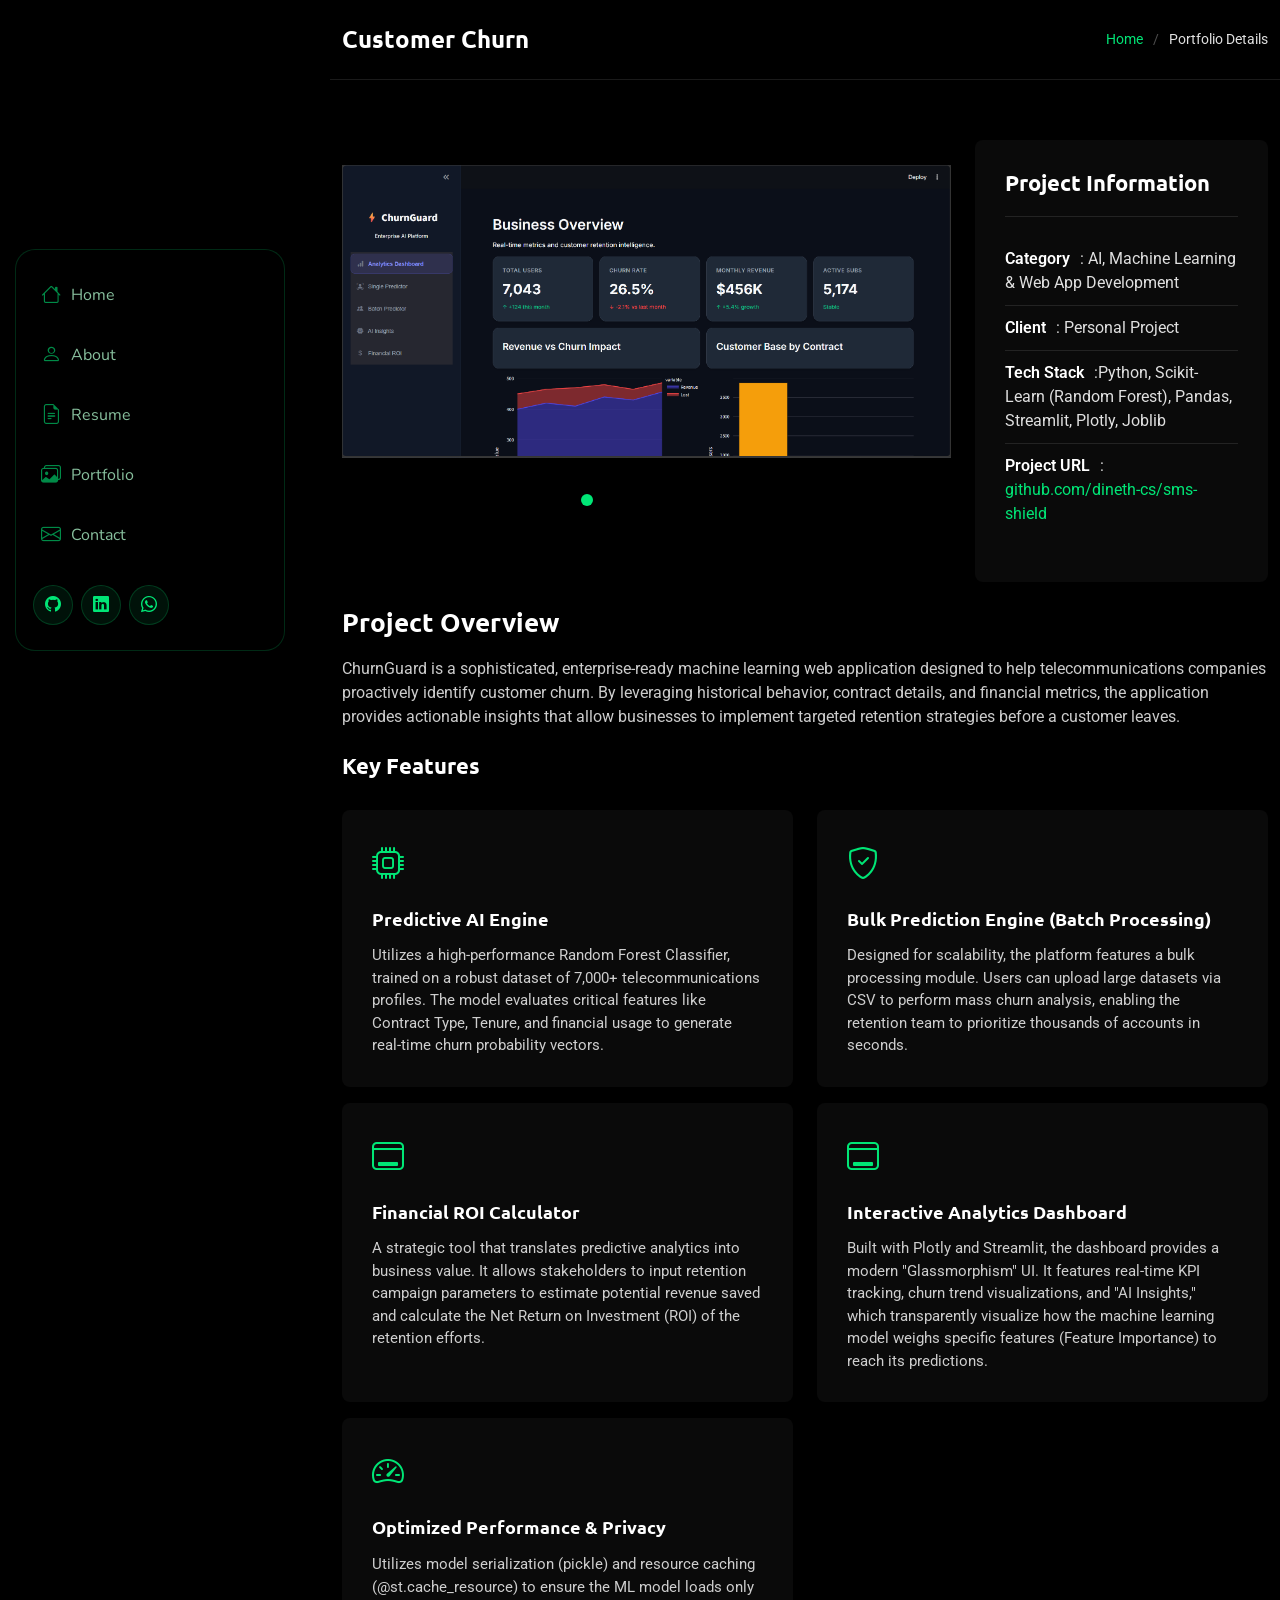
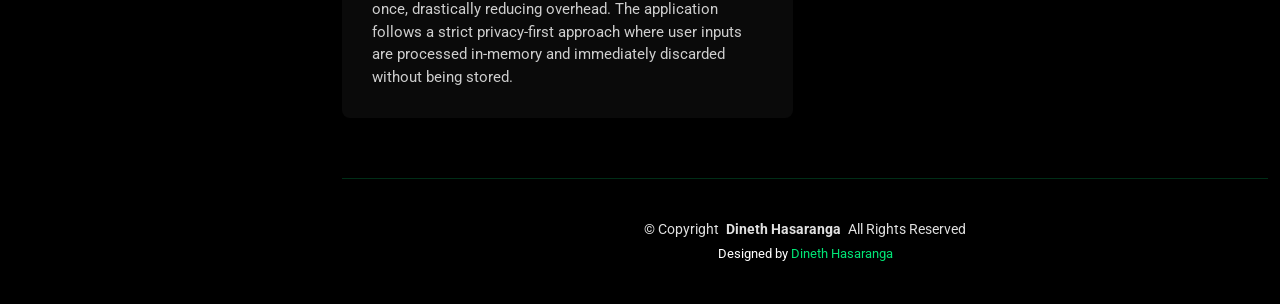
<file: customer -churn-portfolio-details.html>
<!DOCTYPE html>
<html lang="en">

<head>
  <meta charset="utf-8">
  <meta content="width=device-width, initial-scale=1.0" name="viewport">
  <title>Customer Churn - Portfolio Details</title>
  <meta name="description" content="">
  <meta name="keywords" content="">

  <link href="assets/img/favicon.png" rel="icon">
  <link href="assets/img/apple-touch-icon.png" rel="apple-touch-icon">

  <link href="https://fonts.googleapis.com" rel="preconnect">
  <link href="https://fonts.gstatic.com" rel="preconnect" crossorigin>
  <link href="https://fonts.googleapis.com/css2?family=Roboto:ital,wght@0,100;0,300;0,400;0,500;0,700;0,900;1,100;1,300;1,400;1,500;1,700;1,900&family=Ubuntu:ital,wght@0,300;0,400;0,500;0,700;1,300;1,400;1,500;1,700&family=Nunito:ital,wght@0,200;0,300;0,400;0,500;0,600;0,700;0,800;0,900;1,200;1,300;1,400;1,500;1,600;1,700;1,800;1,900&display=swap" rel="stylesheet">

  <link href="assets/vendor/bootstrap/css/bootstrap.min.css" rel="stylesheet">
  <link href="assets/vendor/bootstrap-icons/bootstrap-icons.css" rel="stylesheet">
  <link href="assets/vendor/aos/aos.css" rel="stylesheet">
  <link href="assets/vendor/glightbox/css/glightbox.min.css" rel="stylesheet">
  <link href="assets/vendor/swiper/swiper-bundle.min.css" rel="stylesheet">

  <link href="assets/css/main.css" rel="stylesheet">
</head>

<body class="portfolio-details-page">

  <header id="header" class="header dark-background d-flex flex-column justify-content-center">
    <i class="header-toggle d-xl-none bi bi-list"></i>

    <div class="header-container d-flex flex-column align-items-start">
      <nav id="navmenu" class="navmenu">
        <ul>
          <li><a href="index.html#hero"><i class="bi bi-house navicon"></i> Home</a></li>
          <li><a href="index.html#about"><i class="bi bi-person navicon"></i> About</a></li>
          <li><a href="index.html#resume"><i class="bi bi-file-earmark-text navicon"></i> Resume</a></li>
          <li><a href="index.html#portfolio"><i class="bi bi-images navicon"></i> Portfolio</a></li>
          <li><a href="index.html#contact"><i class="bi bi-envelope navicon"></i> Contact</a></li>
        </ul>
      </nav>

      <div class="social-links text-center">
        <a href="https://github.com/dineth-cs" target="_blank" class="github"><i class="bi bi-github"></i></a>
        <a href="https://www.linkedin.com/in/dineth-hasaranga-92506a308?utm_source=share_via&utm_content=profile&utm_medium=member_ios" class="linkedin"><i class="bi bi-linkedin"></i></a>
        <a href="https://wa.me/message/S5SGA63VVDMFN1" class="whatsapp"><i class="bi bi-whatsapp"></i></a>
      </div>
    </div>
  </header>

  <main class="main">

    <div class="page-title dark-background">
      <div class="container d-lg-flex justify-content-between align-items-center">
        <h1 class="mb-2 mb-lg-0">Customer Churn</h1>
        <nav class="breadcrumbs">
          <ol>
            <li><a href="index.html">Home</a></li>
            <li class="current">Portfolio Details</li>
          </ol>
        </nav>
      </div>
    </div><section id="portfolio-details" class="portfolio-details section">

      <div class="container" data-aos="fade-up" data-aos-delay="100">

        <div class="row gy-4">

          <div class="col-lg-8">
            
            <style>
              .web-dashboard-img {
                max-width: 100% !important;
                max-height: 550px !important;
                width: auto !important;
                height: auto !important;
                object-fit: contain !important;
                margin: 0 auto; 
                display: block;
                border-radius: 8px; 
              }
              .portfolio-details-slider .swiper-slide {
                width: 100% !important; 
                text-align: center;
                padding-bottom: 50px; 
                display: flex;
                justify-content: center;
                align-items: center;
                overflow: hidden !important;
              }
            </style>

            <div class="portfolio-details-slider swiper init-swiper">

              <script type="application/json" class="swiper-config">
                {
                  "loop": true,
                  "speed": 600,
                  "autoplay": {
                    "delay": 3000
                  },
                  "slidesPerView": 1, 
                  "pagination": {
                    "el": ".swiper-pagination",
                    "type": "bullets",
                    "clickable": true
                  }
                }
              </script>

              <div class="swiper-wrapper">
                <div class="swiper-slide">
                  <img src="assets/img/portfolio/Customer Churn/Customer Churn-1.png" alt="Customer Churn Screenshot 1" class="web-dashboard-img" loading="lazy">
                </div>
                <div class="swiper-slide">
                  <img src="assets/img/portfolio/Customer Churn/Customer Churn-2.png" alt="Customer Churn Screenshot 2" class="web-dashboard-img" loading="lazy">
                </div>
                <div class="swiper-slide">
                  <img src="assets/img/portfolio/Customer Churn/Customer Churn-3.png" alt="Customer Churn Screenshot 3" class="web-dashboard-img" loading="lazy">
                </div>
                 <div class="swiper-slide">
                  <img src="assets/img/portfolio/Customer Churn/Customer Churn-4.png" alt="Customer Churn Screenshot 4" class="web-dashboard-img" loading="lazy">
                </div>
                 <div class="swiper-slide">
                  <img src="assets/img/portfolio/Customer Churn/Customer Churn-5.png" alt="Customer Churn Screenshot 5" class="web-dashboard-img" loading="lazy">
                </div>
                 <div class="swiper-slide">
                  <img src="assets/img/portfolio/Customer Churn/Customer Churn-6.png" alt="Customer Churn Screenshot 6" class="web-dashboard-img" loading="lazy">
                </div>
                 <div class="swiper-slide">
                  <img src="assets/img/portfolio/Customer Churn/Customer Churn-7.png" alt="Customer Churn Screenshot 7" class="web-dashboard-img" loading="lazy">
                </div>
              </div>
              <div class="swiper-pagination"></div>
            </div>
          </div>
      
          <div class="col-lg-4">
            <div class="portfolio-info" data-aos="fade-left" data-aos-delay="200">
              <h3>Project Information</h3>
              <ul>
                <li><strong>Category</strong>: AI, Machine Learning & Web App Development</li>
                <li><strong>Client</strong>: Personal Project</li>
                <li><strong>Tech Stack</strong>:Python, Scikit-Learn (Random Forest), Pandas, Streamlit, Plotly, Joblib</li>
                <li><strong>Project URL</strong>: <a href="https://github.com/dineth-cs/Customer-Churn-Dataset.git" target="_blank">github.com/dineth-cs/sms-shield</a></li>
              </ul>
            </div>
          </div>

          <div class="col-lg-12">
            <div class="portfolio-description" data-aos="fade-up" data-aos-delay="300">
              <h2>Project Overview</h2>
              <p>
                ChurnGuard is a sophisticated, enterprise-ready machine learning web application 
                designed to help telecommunications companies proactively identify customer churn. By leveraging historical behavior, 
                contract details, and financial metrics, the application provides actionable insights that allow businesses to implement
                 targeted retention strategies before a customer leaves.
              </p>

              <div class="features mt-4">
                <h3>Key Features</h3>
                <div class="row gy-3">
                  
                  <div class="col-md-6">
                    <div class="feature-item" data-aos="fade-up" data-aos-delay="400">
                      <i class="bi bi-cpu"></i>
                      <h4>Predictive AI Engine</h4>
                      <p>Utilizes a high-performance Random Forest Classifier, trained on a robust dataset 
                        of 7,000+ telecommunications profiles. The model evaluates critical features like Contract Type, Tenure,
                         and financial usage to generate real-time churn probability vectors.</p>
                    </div>
                  </div>

                  <div class="col-md-6">
                    <div class="feature-item" data-aos="fade-up" data-aos-delay="500">
                      <i class="bi bi-shield-check"></i>
                      <h4>Bulk Prediction Engine (Batch Processing)</h4>
                      <p>Designed for scalability, the platform features a bulk processing module. Users can upload large datasets via CSV to 
                        perform mass churn analysis, enabling the retention team to prioritize thousands of accounts in seconds.</p>
                    </div>
                  </div>

                  <div class="col-md-6">
                    <div class="feature-item" data-aos="fade-up" data-aos-delay="600">
                      <i class="bi bi-window-desktop"></i>
                      <h4>Financial ROI Calculator</h4>
                      <p>A strategic tool that translates predictive analytics into business value.
                         It allows stakeholders to input retention campaign parameters to estimate potential revenue 
                        saved and calculate the Net Return on Investment (ROI) of the retention efforts.</p>
                    </div>
                  </div>

                  <div class="col-md-6">
                    <div class="feature-item" data-aos="fade-up" data-aos-delay="600">
                      <i class="bi bi-window-desktop"></i>
                      <h4>Interactive Analytics Dashboard</h4>
                      <p>Built with Plotly and Streamlit, the dashboard provides a modern "Glassmorphism" UI. 
                        It features real-time KPI tracking, churn trend visualizations, and "AI Insights," which transparently visualize how the machine 
                        learning model weighs specific features (Feature Importance) to reach its predictions.</p>
                    </div>
                  </div>

                  <div class="col-md-6">
                    <div class="feature-item" data-aos="fade-up" data-aos-delay="700">
                      <i class="bi bi-speedometer2"></i>
                      <h4>Optimized Performance & Privacy</h4>
                      <p>Utilizes model serialization (pickle) and resource caching (@st.cache_resource) to ensure the ML model loads only once, drastically reducing overhead. The application follows a strict privacy-first approach where user inputs are processed in-memory and immediately discarded without being stored.</p>
                    </div>
                  </div>

                </div>
              </div>
            </div>
          </div>

        </div>

      </div>

    </section></main>

  <footer id="footer" class="footer position-relative">
    <div class="container">
      <div class="copyright text-center ">
        <p>© <span>Copyright</span> <strong class="px-1 sitename">Dineth Hasaranga</strong> <span>All Rights Reserved</span></p>
      </div>
      <div class="credits">
        Designed by <a href="#">Dineth Hasaranga</a>
      </div>
    </div>
  </footer>

  <a href="#" id="scroll-top" class="scroll-top d-flex align-items-center justify-content-center"><i class="bi bi-arrow-up-short"></i></a>

  <div id="preloader"></div>

  <script src="assets/vendor/bootstrap/js/bootstrap.bundle.min.js"></script>
  <script src="assets/vendor/php-email-form/validate.js"></script>
  <script src="assets/vendor/aos/aos.js"></script>
  <script src="assets/vendor/typed.js/typed.umd.js"></script>
  <script src="assets/vendor/purecounter/purecounter_vanilla.js"></script>
  <script src="assets/vendor/waypoints/noframework.waypoints.js"></script>
  <script src="assets/vendor/isotope-layout/isotope.pkgd.min.js"></script>
  <script src="assets/vendor/imagesloaded/imagesloaded.pkgd.min.js"></script>
  <script src="assets/vendor/glightbox/js/glightbox.min.js"></script>
  <script src="assets/vendor/swiper/swiper-bundle.min.js"></script>

  <script src="assets/js/main.js"></script>

</body>

</html>
</file>
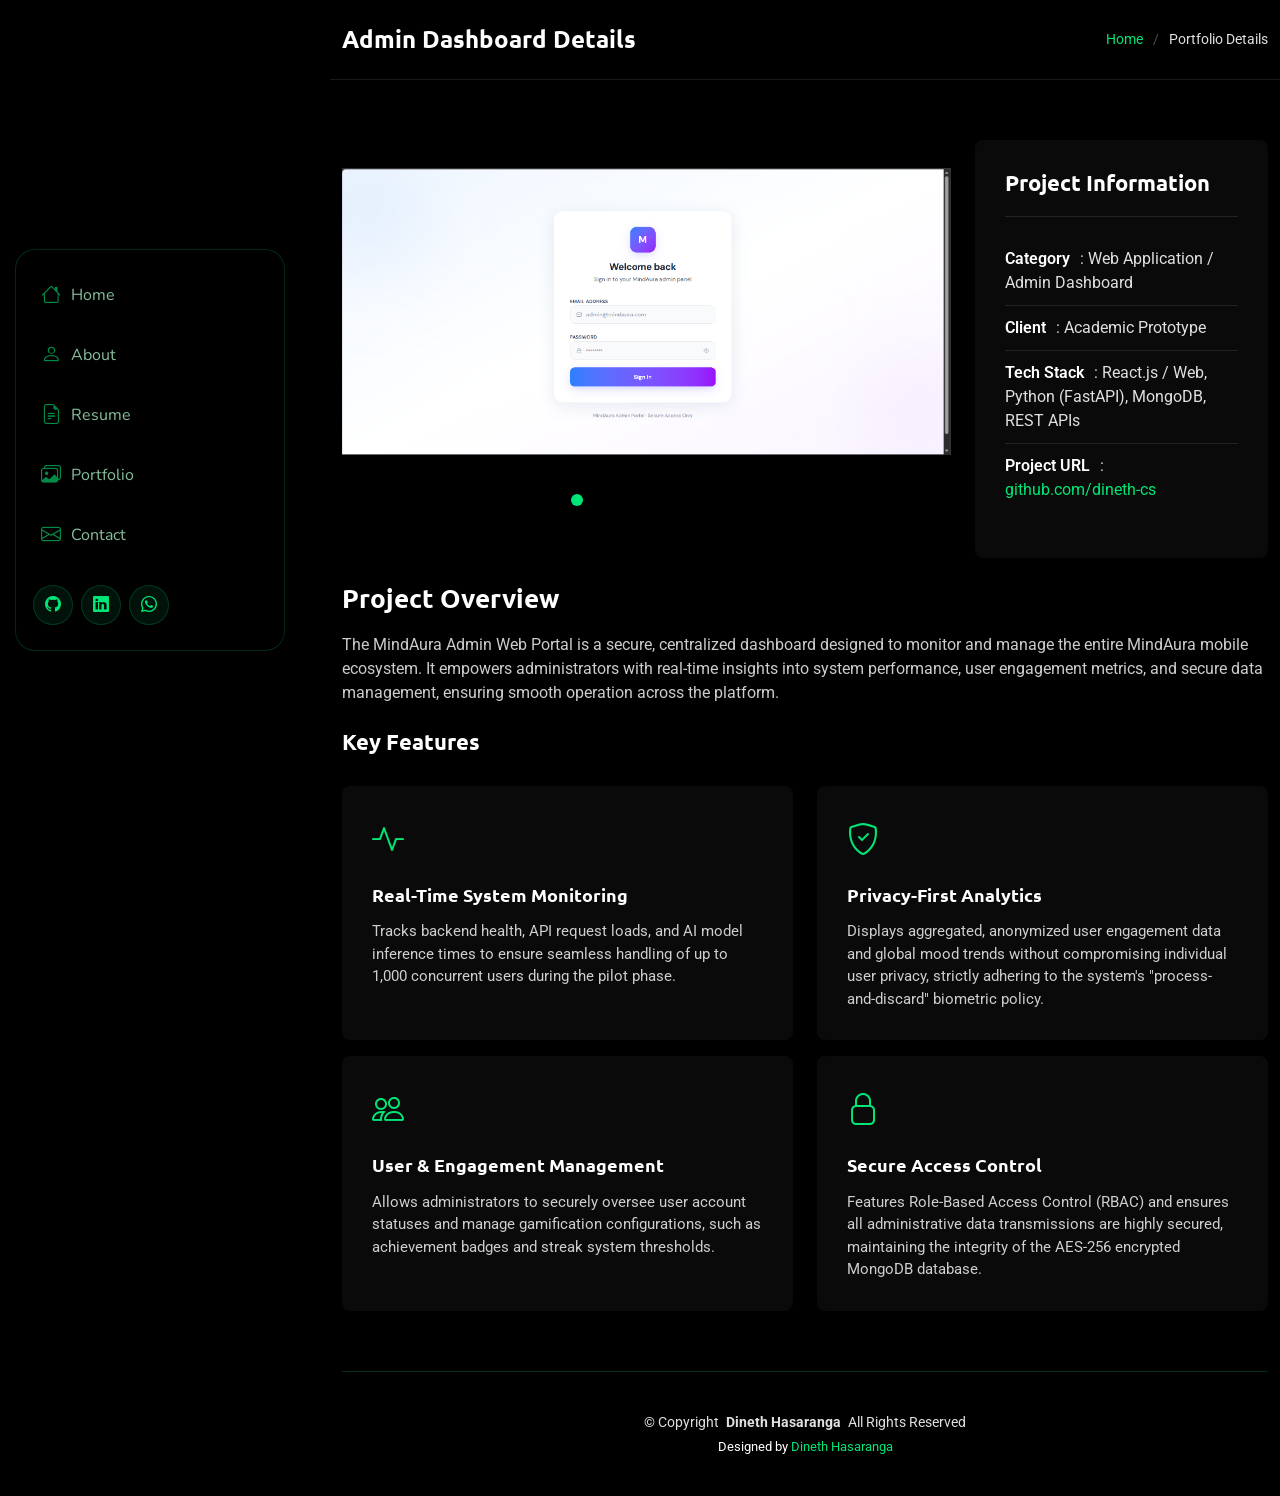
<file: mindaura-admin-portfolio-details.html>
<!DOCTYPE html>
<html lang="en">

<head>
  <meta charset="utf-8">
  <meta content="width=device-width, initial-scale=1.0" name="viewport">
  <title>Admin Dashboard - Portfolio Details</title>
  <meta name="description" content="">
  <meta name="keywords" content="">

  <link href="assets/img/favicon.png" rel="icon">
  <link href="assets/img/apple-touch-icon.png" rel="apple-touch-icon">

  <link href="https://fonts.googleapis.com" rel="preconnect">
  <link href="https://fonts.gstatic.com" rel="preconnect" crossorigin>
  <link href="https://fonts.googleapis.com/css2?family=Roboto:ital,wght@0,100;0,300;0,400;0,500;0,700;0,900;1,100;1,300;1,400;1,500;1,700;1,900&family=Ubuntu:ital,wght@0,300;0,400;0,500;0,700;1,300;1,400;1,500;1,700&family=Nunito:ital,wght@0,200;0,300;0,400;0,500;0,600;0,700;0,800;0,900;1,200;1,300;1,400;1,500;1,600;1,700;1,800;1,900&display=swap" rel="stylesheet">

  <link href="assets/vendor/bootstrap/css/bootstrap.min.css" rel="stylesheet">
  <link href="assets/vendor/bootstrap-icons/bootstrap-icons.css" rel="stylesheet">
  <link href="assets/vendor/aos/aos.css" rel="stylesheet">
  <link href="assets/vendor/glightbox/css/glightbox.min.css" rel="stylesheet">
  <link href="assets/vendor/swiper/swiper-bundle.min.css" rel="stylesheet">

  <link href="assets/css/main.css" rel="stylesheet">
</head>

<body class="portfolio-details-page">

  <header id="header" class="header dark-background d-flex flex-column justify-content-center">
    <i class="header-toggle d-xl-none bi bi-list"></i>

    <div class="header-container d-flex flex-column align-items-start">
      <nav id="navmenu" class="navmenu">
        <ul>
          <li><a href="index.html#hero"><i class="bi bi-house navicon"></i> Home</a></li>
          <li><a href="index.html#about"><i class="bi bi-person navicon"></i> About</a></li>
          <li><a href="index.html#resume"><i class="bi bi-file-earmark-text navicon"></i> Resume</a></li>
          <li><a href="index.html#portfolio"><i class="bi bi-images navicon"></i> Portfolio</a></li>
          <li><a href="index.html#contact"><i class="bi bi-envelope navicon"></i> Contact</a></li>
        </ul>
      </nav>

      <div class="social-links text-center">
        <a href="https://github.com/dineth-cs" target="_blank" class="github"><i class="bi bi-github"></i></a>
        <a href="https://www.linkedin.com/in/dineth-hasaranga-92506a308?utm_source=share_via&utm_content=profile&utm_medium=member_ios" target="_blank" class="linkedin"><i class="bi bi-linkedin"></i></a>
        <a href="https://wa.me/message/S5SGA63VVDMFN1" target="_blank" class="whatsapp"><i class="bi bi-whatsapp"></i></a>
      </div>
    </div>
  </header>

  <main class="main">

    <div class="page-title dark-background">
      <div class="container d-lg-flex justify-content-between align-items-center">
        <h1 class="mb-2 mb-lg-0">Admin Dashboard Details</h1>
        <nav class="breadcrumbs">
          <ol>
            <li><a href="index.html">Home</a></li>
            <li class="current">Portfolio Details</li>
          </ol>
        </nav>
      </div>
    </div><section id="portfolio-details" class="portfolio-details section">

      <div class="container" data-aos="fade-up" data-aos-delay="100">

        <div class="row gy-4">

          <div class="col-lg-8">
            
            <style>
             .web-dashboard-img {
                max-width: 100% !important;
                max-height: 550px !important; 
                width: auto !important;
                height: auto !important;
                object-fit: contain !important; 
                margin: 0 auto; 
                display: block;
                border-radius: 8px;
              }
              .portfolio-details-slider .swiper-slide {
                width: 100% !important;
                text-align: center;
                padding-bottom: 50px; 
                display: flex; 
                justify-content: center;
                align-items: center;
                overflow: hidden !important; 
              }
            </style>

            <div class="portfolio-details-slider swiper init-swiper">

              <script type="application/json" class="swiper-config">
                {
                  "loop": true,
                  "speed": 600,
                  "autoplay": {
                    "delay": 3000
                  },
                  "slidesPerView": 1, 
                  "pagination": {
                    "el": ".swiper-pagination",
                    "type": "bullets",
                    "clickable": true
                  }
                }
              </script>

              <div class="swiper-wrapper">
                <div class="swiper-slide"><img src="assets/img/portfolio/mindaura/mindaura-10.png" alt="Admin Screenshot 1" class="web-dashboard-img" loading="lazy"></div>
                <div class="swiper-slide"><img src="assets/img/portfolio/mindaura/mindaura-11.png" alt="Admin Screenshot 2" class="web-dashboard-img" loading="lazy"></div>
                <div class="swiper-slide"><img src="assets/img/portfolio/mindaura/mindaura-12.png" alt="Admin Screenshot 3" class="web-dashboard-img" loading="lazy"></div>
                <div class="swiper-slide"><img src="assets/img/portfolio/mindaura/mindaura-13.png" alt="Admin Screenshot 4" class="web-dashboard-img" loading="lazy"></div>
                <div class="swiper-slide"><img src="assets/img/portfolio/mindaura/mindaura-14.png" alt="Admin Screenshot 5" class="web-dashboard-img" loading="lazy"></div>
                <div class="swiper-slide"><img src="assets/img/portfolio/mindaura/mindaura-15.png" alt="Admin Screenshot 6" class="web-dashboard-img" loading="lazy"></div>
                <div class="swiper-slide"><img src="assets/img/portfolio/mindaura/mindaura-16.png" alt="Admin Screenshot 7" class="web-dashboard-img" loading="lazy"></div>
                <div class="swiper-slide"><img src="assets/img/portfolio/mindaura/mindaura-17.png" alt="Admin Screenshot 8" class="web-dashboard-img" loading="lazy"></div>
              </div>
              <div class="swiper-pagination"></div>
            </div>
          </div>
      
          <div class="col-lg-4">
            <div class="portfolio-info" data-aos="fade-left" data-aos-delay="200">
              <h3>Project Information</h3>
              <ul>
                <li><strong>Category</strong>: Web Application / Admin Dashboard</li>
                <li><strong>Client</strong>: Academic Prototype</li>
                <li><strong>Tech Stack</strong>: React.js / Web, Python (FastAPI), MongoDB, REST APIs</li>
                <li><strong>Project URL</strong>: <a href="https://github.com/dineth-cs" target="_blank">github.com/dineth-cs</a></li>
              </ul>
            </div>
          </div>

          <div class="col-lg-12">
            <div class="portfolio-description" data-aos="fade-up" data-aos-delay="300">
              <h2>Project Overview</h2>
              <p>
                The MindAura Admin Web Portal is a secure, centralized dashboard designed to monitor and manage the entire MindAura mobile ecosystem. It empowers administrators with real-time insights into system performance, user engagement metrics, and secure data management, ensuring smooth operation across the platform.
              </p>

              <div class="features mt-4">
                <h3>Key Features</h3>
                <div class="row gy-3">
                  
                  <div class="col-md-6">
                    <div class="feature-item" data-aos="fade-up" data-aos-delay="400">
                      <i class="bi bi-activity"></i>
                      <h4>Real-Time System Monitoring</h4>
                      <p>Tracks backend health, API request loads, and AI model inference times to ensure seamless handling of up to 1,000 concurrent users during the pilot phase.</p>
                    </div>
                  </div>

                  <div class="col-md-6">
                    <div class="feature-item" data-aos="fade-up" data-aos-delay="500">
                      <i class="bi bi-shield-check"></i>
                      <h4>Privacy-First Analytics</h4>
                      <p>Displays aggregated, anonymized user engagement data and global mood trends without compromising individual user privacy, strictly adhering to the system's "process-and-discard" biometric policy.</p>
                    </div>
                  </div>

                  <div class="col-md-6">
                    <div class="feature-item" data-aos="fade-up" data-aos-delay="600">
                      <i class="bi bi-people"></i>
                      <h4>User & Engagement Management</h4>
                      <p>Allows administrators to securely oversee user account statuses and manage gamification configurations, such as achievement badges and streak system thresholds.</p>
                    </div>
                  </div>

                  <div class="col-md-6">
                    <div class="feature-item" data-aos="fade-up" data-aos-delay="700">
                      <i class="bi bi-lock"></i>
                      <h4>Secure Access Control</h4>
                      <p>Features Role-Based Access Control (RBAC) and ensures all administrative data transmissions are highly secured, maintaining the integrity of the AES-256 encrypted MongoDB database.</p>
                    </div>
                  </div>

                </div>
              </div>
            </div>
          </div>

        </div>

      </div>

    </section></main>

  <footer id="footer" class="footer position-relative">
    <div class="container">
      <div class="copyright text-center ">
        <p>© <span>Copyright</span> <strong class="px-1 sitename">Dineth Hasaranga</strong> <span>All Rights Reserved</span></p>
      </div>
      <div class="credits">
        Designed by <a href="#">Dineth Hasaranga</a>
      </div>
    </div>
  </footer>

  <a href="#" id="scroll-top" class="scroll-top d-flex align-items-center justify-content-center"><i class="bi bi-arrow-up-short"></i></a>

  <div id="preloader"></div>

  <script src="assets/vendor/bootstrap/js/bootstrap.bundle.min.js"></script>
  <script src="assets/vendor/php-email-form/validate.js"></script>
  <script src="assets/vendor/aos/aos.js"></script>
  <script src="assets/vendor/typed.js/typed.umd.js"></script>
  <script src="assets/vendor/purecounter/purecounter_vanilla.js"></script>
  <script src="assets/vendor/waypoints/noframework.waypoints.js"></script>
  <script src="assets/vendor/isotope-layout/isotope.pkgd.min.js"></script>
  <script src="assets/vendor/imagesloaded/imagesloaded.pkgd.min.js"></script>
  <script src="assets/vendor/glightbox/js/glightbox.min.js"></script>
  <script src="assets/vendor/swiper/swiper-bundle.min.js"></script>

  <script src="assets/js/main.js"></script>

</body>

</html>
</file>
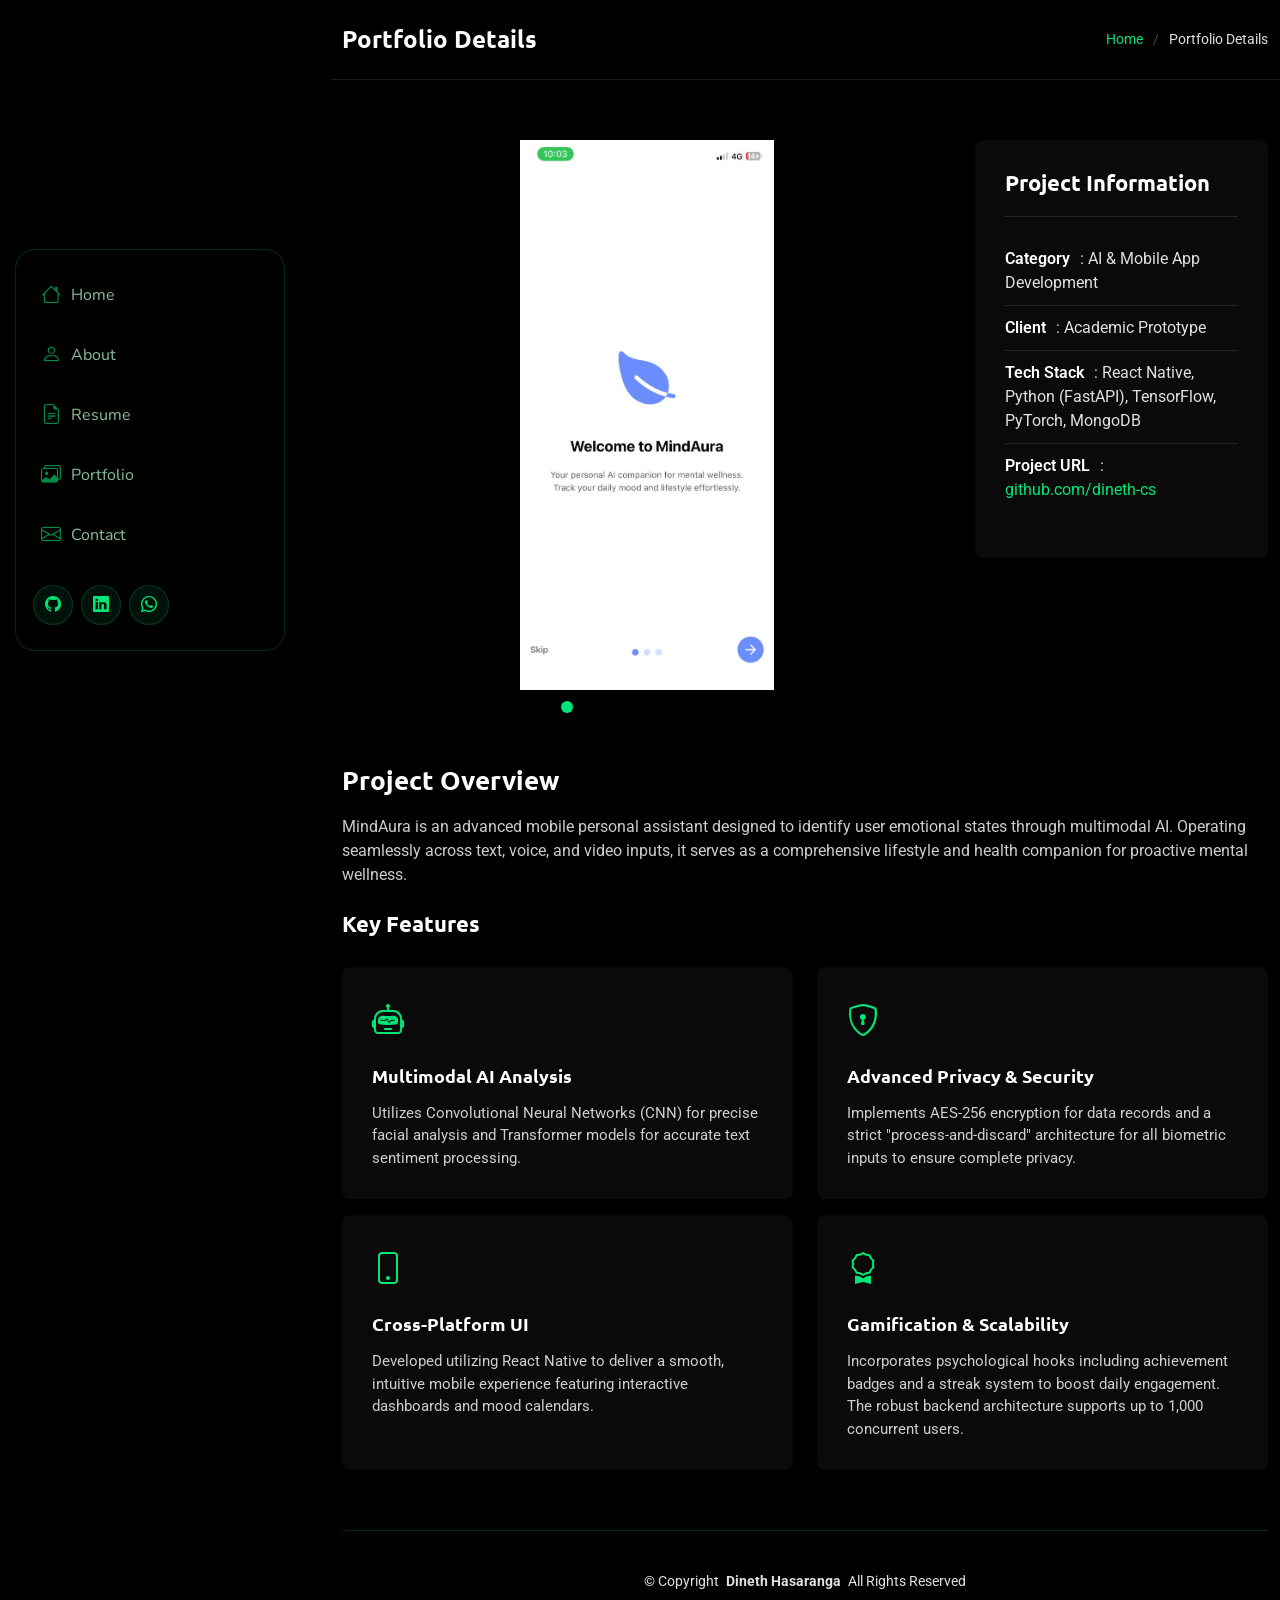
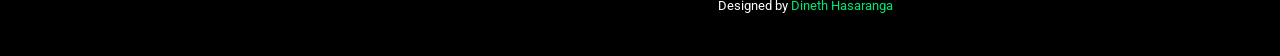
<file: mindaura-portfolio-details.html>
<!DOCTYPE html>
<html lang="en">

<head>
  <meta charset="utf-8">
  <meta content="width=device-width, initial-scale=1.0" name="viewport">
  <title>Portfolio Details - SnapFolio Bootstrap Template</title>
  <meta name="description" content="">
  <meta name="keywords" content="">

  <!-- Favicons -->
  <link href="assets/img/favicon.png" rel="icon">
  <link href="assets/img/apple-touch-icon.png" rel="apple-touch-icon">

  <!-- Fonts -->
  <link href="https://fonts.googleapis.com" rel="preconnect">
  <link href="https://fonts.gstatic.com" rel="preconnect" crossorigin>
  <link href="https://fonts.googleapis.com/css2?family=Roboto:ital,wght@0,100;0,300;0,400;0,500;0,700;0,900;1,100;1,300;1,400;1,500;1,700;1,900&family=Ubuntu:ital,wght@0,300;0,400;0,500;0,700;1,300;1,400;1,500;1,700&family=Nunito:ital,wght@0,200;0,300;0,400;0,500;0,600;0,700;0,800;0,900;1,200;1,300;1,400;1,500;1,600;1,700;1,800;1,900&display=swap" rel="stylesheet">

  <!-- Vendor CSS Files -->
  <link href="assets/vendor/bootstrap/css/bootstrap.min.css" rel="stylesheet">
  <link href="assets/vendor/bootstrap-icons/bootstrap-icons.css" rel="stylesheet">
  <link href="assets/vendor/aos/aos.css" rel="stylesheet">
  <link href="assets/vendor/glightbox/css/glightbox.min.css" rel="stylesheet">
  <link href="assets/vendor/swiper/swiper-bundle.min.css" rel="stylesheet">

  <!-- Main CSS File -->
  <link href="assets/css/main.css" rel="stylesheet">

  <!-- =======================================================
  * Template Name: SnapFolio
  * Template URL: https://bootstrapmade.com/snapfolio-bootstrap-portfolio-template/
  * Updated: Jul 21 2025 with Bootstrap v5.3.7
  * Author: BootstrapMade.com
  * License: https://bootstrapmade.com/license/
  ======================================================== -->
</head>

<body class="portfolio-details-page">

  <header id="header" class="header dark-background d-flex flex-column justify-content-center">
    <i class="header-toggle d-xl-none bi bi-list"></i>

    <div class="header-container d-flex flex-column align-items-start">
      <nav id="navmenu" class="navmenu">
        <ul>
          <li><a href="index.html#hero"><i class="bi bi-house navicon"></i> Home</a></li>
          <li><a href="index.html#about"><i class="bi bi-person navicon"></i> About</a></li>
          <li><a href="index.html#resume"><i class="bi bi-file-earmark-text navicon"></i> Resume</a></li>
          <li><a href="index.html#portfolio"><i class="bi bi-images navicon"></i> Portfolio</a></li>
          <li><a href="index.html#contact"><i class="bi bi-envelope navicon"></i> Contact</a></li>
        </ul>
      </nav>

      <div class="social-links text-center">
        <a href="https://github.com/dineth-cs" target="_blank" class="github"><i class="bi bi-github"></i></a>
        <a href="https://www.linkedin.com/in/dineth-hasaranga-92506a308?utm_source=share_via&utm_content=profile&utm_medium=member_ios" class="linkedin"><i class="bi bi-linkedin"></i></a>
        <a href="https://wa.me/message/S5SGA63VVDMFN1" class="whatsapp"><i class="bi bi-whatsapp"></i></a>
      </div>
    </div>
  </header>

  <main class="main">

    <!-- Page Title -->
    <div class="page-title dark-background">
      <div class="container d-lg-flex justify-content-between align-items-center">
        <h1 class="mb-2 mb-lg-0">Portfolio Details</h1>
        <nav class="breadcrumbs">
          <ol>
            <li><a href="index.html">Home</a></li>
            <li class="current">Portfolio Details</li>
          </ol>
        </nav>
      </div>
    </div><!-- End Page Title -->

    <!-- Portfolio Details Section -->
    <section id="portfolio-details" class="portfolio-details section">

      <div class="container" data-aos="fade-up" data-aos-delay="100">

        <div class="row gy-4">

          <!-- Slider එක -->
          <div class="col-lg-8">
            
            <style>
              .mobile-app-img {
                max-height: 550px !important;
                width: auto !important;
                max-width: 100%;
                object-fit: contain !important;
                margin: 0 auto; 
                display: block;
                border-radius: 15px; 
                box-shadow: 0 10px 30px rgba(0, 0, 0, 0.5); /* පින්තූරෙ වටේට ලස්සනට Shadow එකක් */
              }
              .portfolio-details-slider .swiper-slide {
                width: 100% !important; /* Slide එක සම්පූර්ණ පළල ගන්නවා */
                text-align: center;
                padding-bottom: 50px; 
              }
            </style>

            <div class="portfolio-details-slider swiper init-swiper">

              <script type="application/json" class="swiper-config">
                {
                  "loop": true,
                  "speed": 600,
                  "autoplay": {
                    "delay": 3000
                  },
                  "slidesPerView": 1, 
                  "pagination": {
                    "el": ".swiper-pagination",
                    "type": "bullets",
                    "clickable": true
                  }
                }
              </script>

              <div class="swiper-wrapper">
                <div class="swiper-slide">
                  <img src="assets/img/portfolio/mindaura/mindaura-1.jpg" alt="MindAura Screenshot 1" class="mobile-app-img" loading="lazy">
                </div>
                <div class="swiper-slide">
                  <img src="assets/img/portfolio/mindaura/mindaura-2.jpg" alt="MindAura Screenshot 2" class="mobile-app-img" loading="lazy">
                </div>
                <div class="swiper-slide">
                  <img src="assets/img/portfolio/mindaura/mindaura-3.jpg" alt="MindAura Screenshot 3" class="mobile-app-img" loading="lazy">
                </div>
                <div class="swiper-slide">
                  <img src="assets/img/portfolio/mindaura/mindaura-5.jpg" alt="MindAura Screenshot 4" class="mobile-app-img" loading="lazy">
                </div>
                <div class="swiper-slide">
                  <img src="assets/img/portfolio/mindaura/mindaura-4.jpg" alt="MindAura Screenshot 5" class="mobile-app-img" loading="lazy">
                </div>
                <div class="swiper-slide">
                  <img src="assets/img/portfolio/mindaura/mindaura-6.jpg" alt="MindAura Screenshot 5" class="mobile-app-img" loading="lazy">
                </div>
                <div class="swiper-slide">
                  <img src="assets/img/portfolio/mindaura/mindaura-7.jpg" alt="MindAura Screenshot 5" class="mobile-app-img" loading="lazy">
                </div>
                <div class="swiper-slide">
                  <img src="assets/img/portfolio/mindaura/mindaura-8.jpg" alt="MindAura Screenshot 5" class="mobile-app-img" loading="lazy">
                </div>
                <div class="swiper-slide">
                  <img src="assets/img/portfolio/mindaura/mindaura-9.jpg" alt="MindAura Screenshot 5" class="mobile-app-img" loading="lazy">
                </div>
              </div>
              <div class="swiper-pagination"></div>
            </div>
          </div>
      
          <!-- Project Information කොටුව -->
          <div class="col-lg-4">
            <div class="portfolio-info" data-aos="fade-left" data-aos-delay="200">
              <h3>Project Information</h3>
              <ul>
                <li><strong>Category</strong>: AI & Mobile App Development</li>
                <li><strong>Client</strong>: Academic Prototype</li>
                <li><strong>Tech Stack</strong>: React Native, Python (FastAPI), TensorFlow, PyTorch, MongoDB</li>
                <li><strong>Project URL</strong>: <a href="https://github.com/dineth-cs/MINDAURA.git" target="_blank">github.com/dineth-cs</a></li>
              </ul>
            </div>
          </div>

          <!-- Project Overview & Features -->
          <div class="col-lg-12">
            <div class="portfolio-description" data-aos="fade-up" data-aos-delay="300">
              <h2>Project Overview</h2>
              <p>
                MindAura is an advanced mobile personal assistant designed to identify user emotional states through multimodal AI. Operating seamlessly across text, voice, and video inputs, it serves as a comprehensive lifestyle and health companion for proactive mental wellness.
              </p>

              <div class="features mt-4">
                <h3>Key Features</h3>
                <div class="row gy-3">
                  
                  <div class="col-md-6">
                    <div class="feature-item" data-aos="fade-up" data-aos-delay="400">
                      <i class="bi bi-robot"></i>
                      <h4>Multimodal AI Analysis</h4>
                      <p>Utilizes Convolutional Neural Networks (CNN) for precise facial analysis and Transformer models for accurate text sentiment processing.</p>
                    </div>
                  </div>

                  <div class="col-md-6">
                    <div class="feature-item" data-aos="fade-up" data-aos-delay="500">
                      <i class="bi bi-shield-lock"></i>
                      <h4>Advanced Privacy & Security</h4>
                      <p>Implements AES-256 encryption for data records and a strict "process-and-discard" architecture for all biometric inputs to ensure complete privacy.</p>
                    </div>
                  </div>

                  <div class="col-md-6">
                    <div class="feature-item" data-aos="fade-up" data-aos-delay="600">
                      <i class="bi bi-phone"></i>
                      <h4>Cross-Platform UI</h4>
                      <p>Developed utilizing React Native to deliver a smooth, intuitive mobile experience featuring interactive dashboards and mood calendars.</p>
                    </div>
                  </div>

                  <div class="col-md-6">
                    <div class="feature-item" data-aos="fade-up" data-aos-delay="700">
                      <i class="bi bi-award"></i>
                      <h4>Gamification & Scalability</h4>
                      <p>Incorporates psychological hooks including achievement badges and a streak system to boost daily engagement. The robust backend architecture supports up to 1,000 concurrent users.</p>
                    </div>
                  </div>

                </div>
              </div>
            </div>
          </div>

        </div>

      </div>

    </section><!-- /Portfolio Details Section -->

  </main>

  <footer id="footer" class="footer position-relative">
    <div class="container">
      <div class="copyright text-center ">
        <p>© <span>Copyright</span> <strong class="px-1 sitename">Dineth Hasaranga</strong> <span>All Rights Reserved</span></p>
      </div>
      <div class="credits">
        Designed by <a href="#">Dineth Hasaranga</a>
      </div>
    </div>
  </footer>

  
  <!-- Scroll Top -->
  <a href="#" id="scroll-top" class="scroll-top d-flex align-items-center justify-content-center"><i class="bi bi-arrow-up-short"></i></a>

  <!-- Preloader -->
  <div id="preloader"></div>

  <!-- Vendor JS Files -->
  <script src="assets/vendor/bootstrap/js/bootstrap.bundle.min.js"></script>
  <script src="assets/vendor/php-email-form/validate.js"></script>
  <script src="assets/vendor/aos/aos.js"></script>
  <script src="assets/vendor/typed.js/typed.umd.js"></script>
  <script src="assets/vendor/purecounter/purecounter_vanilla.js"></script>
  <script src="assets/vendor/waypoints/noframework.waypoints.js"></script>
  <script src="assets/vendor/isotope-layout/isotope.pkgd.min.js"></script>
  <script src="assets/vendor/imagesloaded/imagesloaded.pkgd.min.js"></script>
  <script src="assets/vendor/glightbox/js/glightbox.min.js"></script>
  <script src="assets/vendor/swiper/swiper-bundle.min.js"></script>

  <!-- Main JS File -->
  <script src="assets/js/main.js"></script>

</body>

</html>
</file>
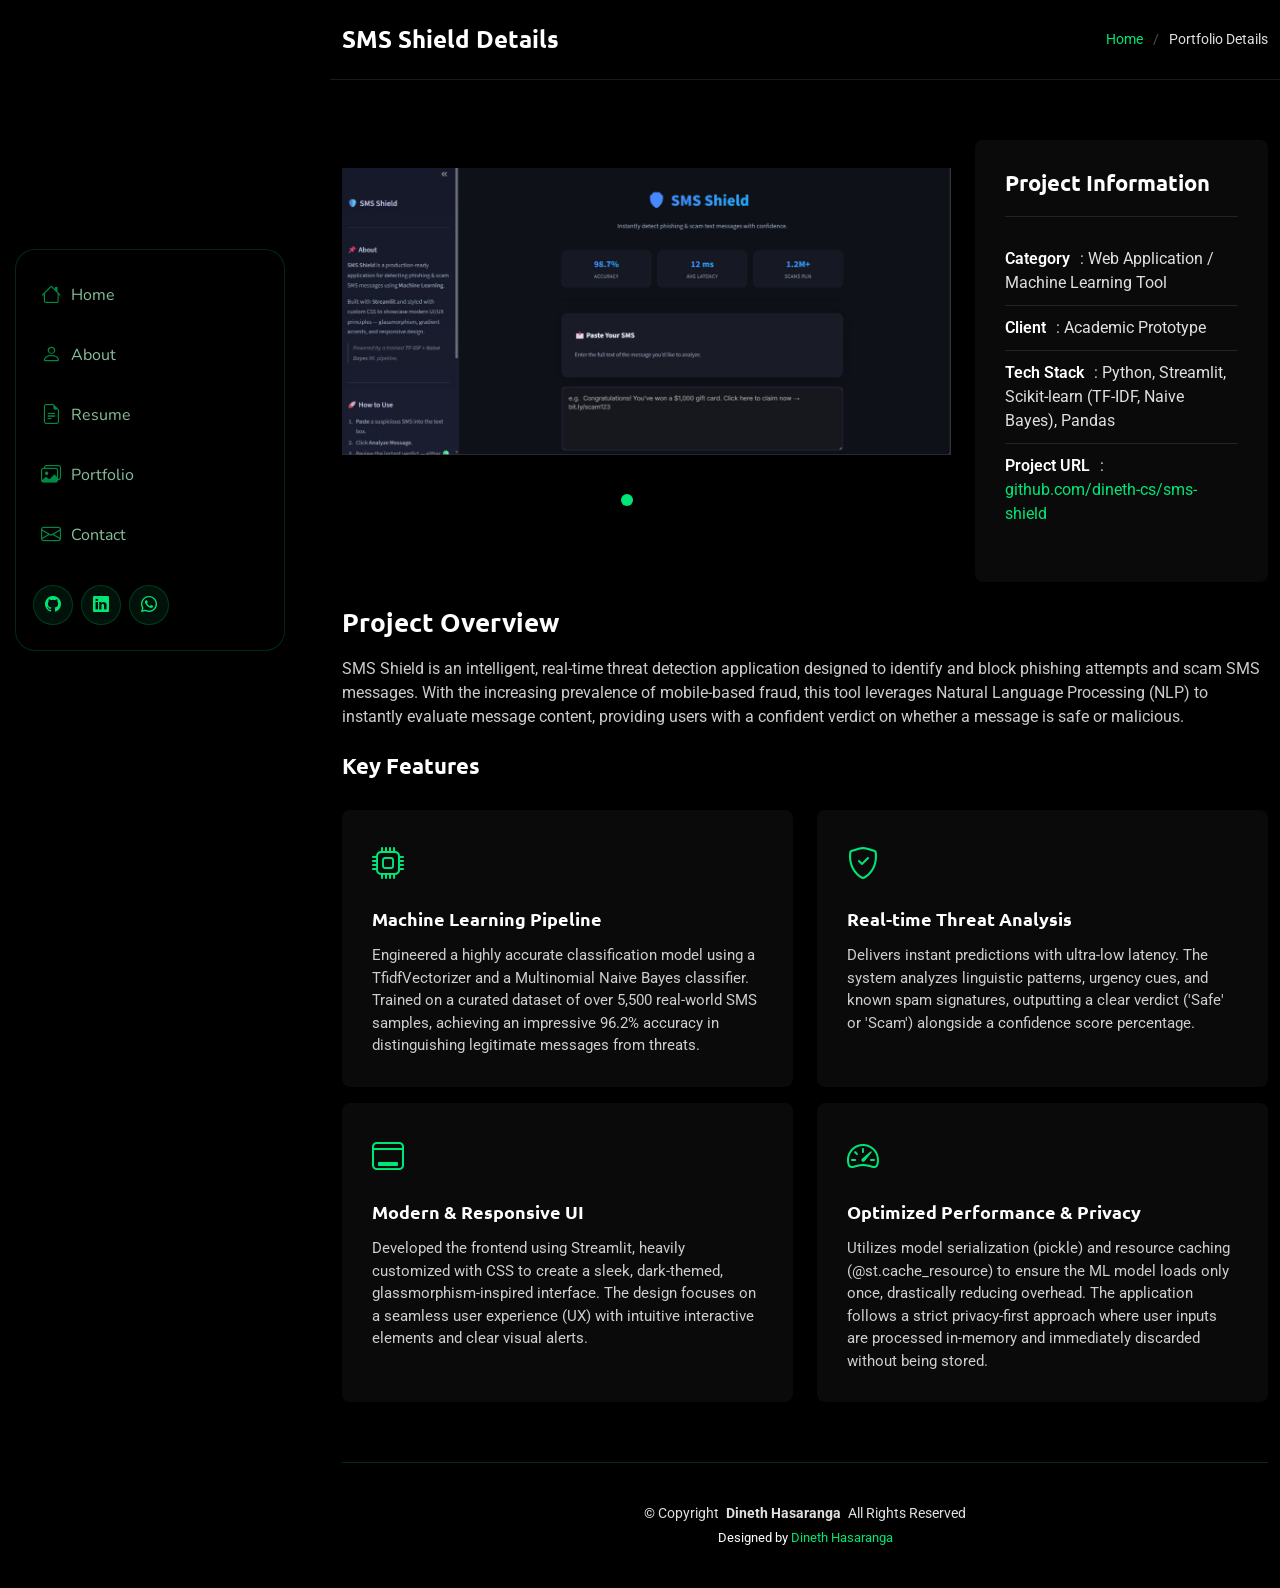
<file: sms-shield-portfolio-details.html>
<!DOCTYPE html>
<html lang="en">

<head>
  <meta charset="utf-8">
  <meta content="width=device-width, initial-scale=1.0" name="viewport">
  <title>SMS Shield - Portfolio Details</title>
  <meta name="description" content="">
  <meta name="keywords" content="">

  <link href="assets/img/favicon.png" rel="icon">
  <link href="assets/img/apple-touch-icon.png" rel="apple-touch-icon">

  <link href="https://fonts.googleapis.com" rel="preconnect">
  <link href="https://fonts.gstatic.com" rel="preconnect" crossorigin>
  <link href="https://fonts.googleapis.com/css2?family=Roboto:ital,wght@0,100;0,300;0,400;0,500;0,700;0,900;1,100;1,300;1,400;1,500;1,700;1,900&family=Ubuntu:ital,wght@0,300;0,400;0,500;0,700;1,300;1,400;1,500;1,700&family=Nunito:ital,wght@0,200;0,300;0,400;0,500;0,600;0,700;0,800;0,900;1,200;1,300;1,400;1,500;1,600;1,700;1,800;1,900&display=swap" rel="stylesheet">

  <link href="assets/vendor/bootstrap/css/bootstrap.min.css" rel="stylesheet">
  <link href="assets/vendor/bootstrap-icons/bootstrap-icons.css" rel="stylesheet">
  <link href="assets/vendor/aos/aos.css" rel="stylesheet">
  <link href="assets/vendor/glightbox/css/glightbox.min.css" rel="stylesheet">
  <link href="assets/vendor/swiper/swiper-bundle.min.css" rel="stylesheet">

  <link href="assets/css/main.css" rel="stylesheet">
</head>

<body class="portfolio-details-page">

  <header id="header" class="header dark-background d-flex flex-column justify-content-center">
    <i class="header-toggle d-xl-none bi bi-list"></i>

    <div class="header-container d-flex flex-column align-items-start">
      <nav id="navmenu" class="navmenu">
        <ul>
          <li><a href="index.html#hero"><i class="bi bi-house navicon"></i> Home</a></li>
          <li><a href="index.html#about"><i class="bi bi-person navicon"></i> About</a></li>
          <li><a href="index.html#resume"><i class="bi bi-file-earmark-text navicon"></i> Resume</a></li>
          <li><a href="index.html#portfolio"><i class="bi bi-images navicon"></i> Portfolio</a></li>
          <li><a href="index.html#contact"><i class="bi bi-envelope navicon"></i> Contact</a></li>
        </ul>
      </nav>

      <div class="social-links text-center">
        <a href="https://github.com/dineth-cs" target="_blank" class="github"><i class="bi bi-github"></i></a>
        <a href="https://www.linkedin.com/in/dineth-hasaranga-92506a308?utm_source=share_via&utm_content=profile&utm_medium=member_ios" class="linkedin"><i class="bi bi-linkedin"></i></a>
        <a href="https://wa.me/message/S5SGA63VVDMFN1" class="whatsapp"><i class="bi bi-whatsapp"></i></a>
      </div>
    </div>
  </header>

  <main class="main">

    <div class="page-title dark-background">
      <div class="container d-lg-flex justify-content-between align-items-center">
        <h1 class="mb-2 mb-lg-0">SMS Shield Details</h1>
        <nav class="breadcrumbs">
          <ol>
            <li><a href="index.html">Home</a></li>
            <li class="current">Portfolio Details</li>
          </ol>
        </nav>
      </div>
    </div><section id="portfolio-details" class="portfolio-details section">

      <div class="container" data-aos="fade-up" data-aos-delay="100">

        <div class="row gy-4">

          <div class="col-lg-8">
            
            <style>
              .web-dashboard-img {
                max-width: 100% !important;
                max-height: 550px !important;
                width: auto !important;
                height: auto !important;
                object-fit: contain !important;
                margin: 0 auto; 
                display: block;
                border-radius: 8px; 
              }
              .portfolio-details-slider .swiper-slide {
                width: 100% !important; 
                text-align: center;
                padding-bottom: 50px; 
                display: flex;
                justify-content: center;
                align-items: center;
                overflow: hidden !important;
              }
            </style>

            <div class="portfolio-details-slider swiper init-swiper">

              <script type="application/json" class="swiper-config">
                {
                  "loop": true,
                  "speed": 600,
                  "autoplay": {
                    "delay": 3000
                  },
                  "slidesPerView": 1, 
                  "pagination": {
                    "el": ".swiper-pagination",
                    "type": "bullets",
                    "clickable": true
                  }
                }
              </script>

              <div class="swiper-wrapper">
                <div class="swiper-slide">
                  <img src="assets/img/portfolio/sms-shield/sms-shield-1.jpg" alt="SMS Shield Screenshot 1" class="web-dashboard-img" loading="lazy">
                </div>
                <div class="swiper-slide">
                  <img src="assets/img/portfolio/sms-shield/sms-shield-2.jpg" alt="SMS Shield Screenshot 2" class="web-dashboard-img" loading="lazy">
                </div>
                <div class="swiper-slide">
                  <img src="assets/img/portfolio/sms-shield/sms-shield-3.jpg" alt="SMS Shield Screenshot 3" class="web-dashboard-img" loading="lazy">
                </div>
              </div>
              <div class="swiper-pagination"></div>
            </div>
          </div>
      
          <div class="col-lg-4">
            <div class="portfolio-info" data-aos="fade-left" data-aos-delay="200">
              <h3>Project Information</h3>
              <ul>
                <li><strong>Category</strong>: Web Application / Machine Learning Tool</li>
                <li><strong>Client</strong>: Academic Prototype</li>
                <li><strong>Tech Stack</strong>: Python, Streamlit, Scikit-learn (TF-IDF, Naive Bayes), Pandas</li>
                <li><strong>Project URL</strong>: <a href="https://github.com/dineth-cs/scam-detector.git" target="_blank">github.com/dineth-cs/sms-shield</a></li>
              </ul>
            </div>
          </div>

          <div class="col-lg-12">
            <div class="portfolio-description" data-aos="fade-up" data-aos-delay="300">
              <h2>Project Overview</h2>
              <p>
                SMS Shield is an intelligent, real-time threat detection application designed to identify and block phishing attempts and scam SMS messages. With the increasing prevalence of mobile-based fraud, this tool leverages Natural Language Processing (NLP) to instantly evaluate message content, providing users with a confident verdict on whether a message is safe or malicious.
              </p>

              <div class="features mt-4">
                <h3>Key Features</h3>
                <div class="row gy-3">
                  
                  <div class="col-md-6">
                    <div class="feature-item" data-aos="fade-up" data-aos-delay="400">
                      <i class="bi bi-cpu"></i>
                      <h4>Machine Learning Pipeline</h4>
                      <p>Engineered a highly accurate classification model using a TfidfVectorizer and a Multinomial Naive Bayes classifier. Trained on a curated dataset of over 5,500 real-world SMS samples, achieving an impressive 96.2% accuracy in distinguishing legitimate messages from threats.</p>
                    </div>
                  </div>

                  <div class="col-md-6">
                    <div class="feature-item" data-aos="fade-up" data-aos-delay="500">
                      <i class="bi bi-shield-check"></i>
                      <h4>Real-time Threat Analysis</h4>
                      <p>Delivers instant predictions with ultra-low latency. The system analyzes linguistic patterns, urgency cues, and known spam signatures, outputting a clear verdict ('Safe' or 'Scam') alongside a confidence score percentage.</p>
                    </div>
                  </div>

                  <div class="col-md-6">
                    <div class="feature-item" data-aos="fade-up" data-aos-delay="600">
                      <i class="bi bi-window-desktop"></i>
                      <h4>Modern & Responsive UI</h4>
                      <p>Developed the frontend using Streamlit, heavily customized with CSS to create a sleek, dark-themed, glassmorphism-inspired interface. The design focuses on a seamless user experience (UX) with intuitive interactive elements and clear visual alerts.</p>
                    </div>
                  </div>

                  <div class="col-md-6">
                    <div class="feature-item" data-aos="fade-up" data-aos-delay="700">
                      <i class="bi bi-speedometer2"></i>
                      <h4>Optimized Performance & Privacy</h4>
                      <p>Utilizes model serialization (pickle) and resource caching (@st.cache_resource) to ensure the ML model loads only once, drastically reducing overhead. The application follows a strict privacy-first approach where user inputs are processed in-memory and immediately discarded without being stored.</p>
                    </div>
                  </div>

                </div>
              </div>
            </div>
          </div>

        </div>

      </div>

    </section></main>

  <footer id="footer" class="footer position-relative">
    <div class="container">
      <div class="copyright text-center ">
        <p>© <span>Copyright</span> <strong class="px-1 sitename">Dineth Hasaranga</strong> <span>All Rights Reserved</span></p>
      </div>
      <div class="credits">
        Designed by <a href="#">Dineth Hasaranga</a>
      </div>
    </div>
  </footer>

  <a href="#" id="scroll-top" class="scroll-top d-flex align-items-center justify-content-center"><i class="bi bi-arrow-up-short"></i></a>

  <div id="preloader"></div>

  <script src="assets/vendor/bootstrap/js/bootstrap.bundle.min.js"></script>
  <script src="assets/vendor/php-email-form/validate.js"></script>
  <script src="assets/vendor/aos/aos.js"></script>
  <script src="assets/vendor/typed.js/typed.umd.js"></script>
  <script src="assets/vendor/purecounter/purecounter_vanilla.js"></script>
  <script src="assets/vendor/waypoints/noframework.waypoints.js"></script>
  <script src="assets/vendor/isotope-layout/isotope.pkgd.min.js"></script>
  <script src="assets/vendor/imagesloaded/imagesloaded.pkgd.min.js"></script>
  <script src="assets/vendor/glightbox/js/glightbox.min.js"></script>
  <script src="assets/vendor/swiper/swiper-bundle.min.js"></script>

  <script src="assets/js/main.js"></script>

</body>

</html>
</file>
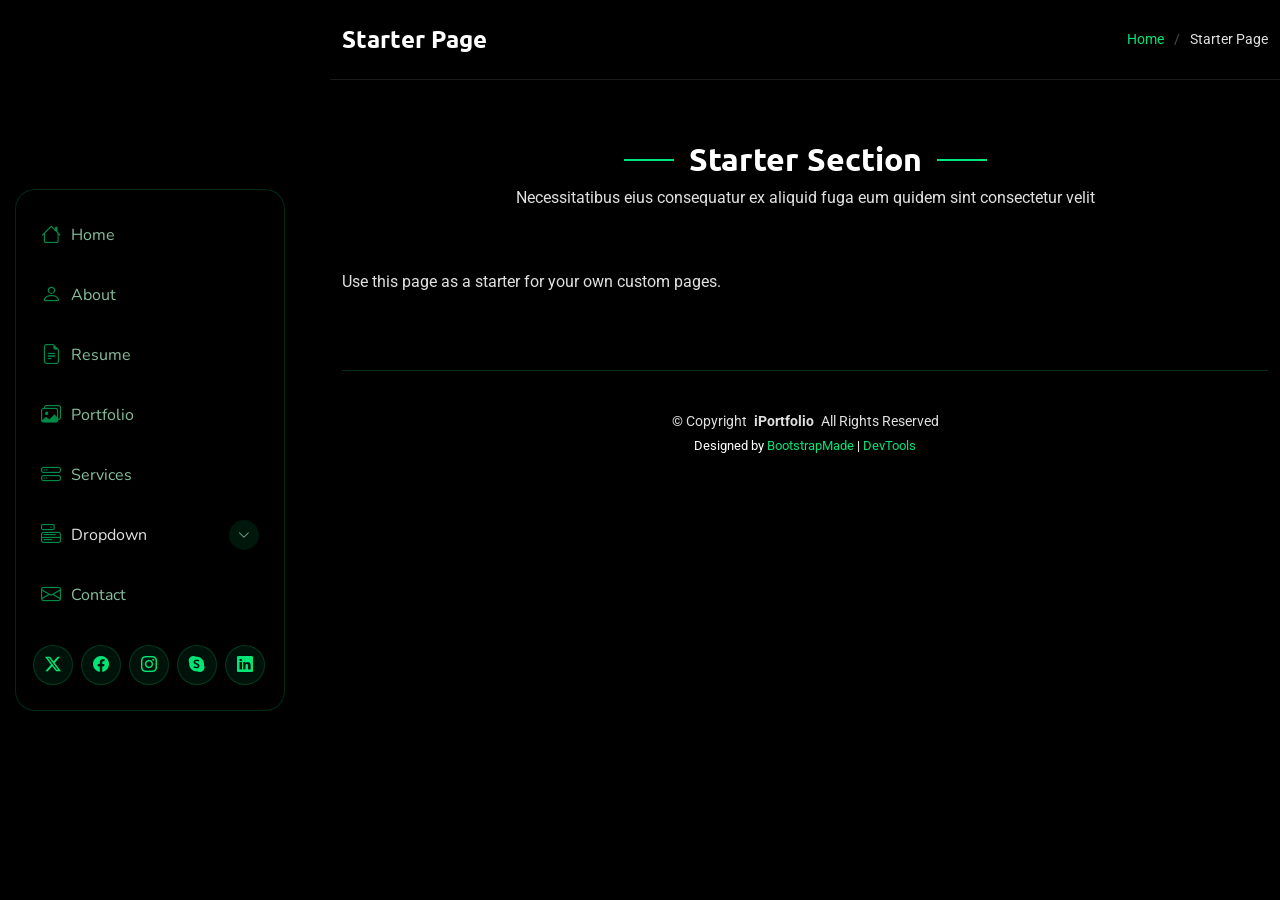
<file: starter-page.html>
<!DOCTYPE html>
<html lang="en">

<head>
  <meta charset="utf-8">
  <meta content="width=device-width, initial-scale=1.0" name="viewport">
  <title>Starter Page - SnapFolio Bootstrap Template</title>
  <meta name="description" content="">
  <meta name="keywords" content="">

  <!-- Favicons -->
  <link href="assets/img/favicon.png" rel="icon">
  <link href="assets/img/apple-touch-icon.png" rel="apple-touch-icon">

  <!-- Fonts -->
  <link href="https://fonts.googleapis.com" rel="preconnect">
  <link href="https://fonts.gstatic.com" rel="preconnect" crossorigin>
  <link href="https://fonts.googleapis.com/css2?family=Roboto:ital,wght@0,100;0,300;0,400;0,500;0,700;0,900;1,100;1,300;1,400;1,500;1,700;1,900&family=Ubuntu:ital,wght@0,300;0,400;0,500;0,700;1,300;1,400;1,500;1,700&family=Nunito:ital,wght@0,200;0,300;0,400;0,500;0,600;0,700;0,800;0,900;1,200;1,300;1,400;1,500;1,600;1,700;1,800;1,900&display=swap" rel="stylesheet">

  <!-- Vendor CSS Files -->
  <link href="assets/vendor/bootstrap/css/bootstrap.min.css" rel="stylesheet">
  <link href="assets/vendor/bootstrap-icons/bootstrap-icons.css" rel="stylesheet">
  <link href="assets/vendor/aos/aos.css" rel="stylesheet">
  <link href="assets/vendor/glightbox/css/glightbox.min.css" rel="stylesheet">
  <link href="assets/vendor/swiper/swiper-bundle.min.css" rel="stylesheet">

  <!-- Main CSS File -->
  <link href="assets/css/main.css" rel="stylesheet">

  <!-- =======================================================
  * Template Name: SnapFolio
  * Template URL: https://bootstrapmade.com/snapfolio-bootstrap-portfolio-template/
  * Updated: Jul 21 2025 with Bootstrap v5.3.7
  * Author: BootstrapMade.com
  * License: https://bootstrapmade.com/license/
  ======================================================== -->
</head>

<body class="starter-page-page">

  <header id="header" class="header dark-background d-flex flex-column justify-content-center">
    <i class="header-toggle d-xl-none bi bi-list"></i>

    <div class="header-container d-flex flex-column align-items-start">
      <nav id="navmenu" class="navmenu">
        <ul>
          <li><a href="#hero"><i class="bi bi-house navicon"></i>Home</a></li>
          <li><a href="#about"><i class="bi bi-person navicon"></i> About</a></li>
          <li><a href="#resume"><i class="bi bi-file-earmark-text navicon"></i> Resume</a></li>
          <li><a href="#portfolio"><i class="bi bi-images navicon"></i> Portfolio</a></li>
          <li><a href="#services"><i class="bi bi-hdd-stack navicon"></i> Services</a></li>
          <li class="dropdown"><a href="#"><i class="bi bi-menu-button navicon"></i> <span>Dropdown</span> <i class="bi bi-chevron-down toggle-dropdown"></i></a>
            <ul>
              <li><a href="#">Dropdown 1</a></li>
              <li class="dropdown"><a href="#"><span>Deep Dropdown</span> <i class="bi bi-chevron-down toggle-dropdown"></i></a>
                <ul>
                  <li><a href="#">Deep Dropdown 1</a></li>
                  <li><a href="#">Deep Dropdown 2</a></li>
                  <li><a href="#">Deep Dropdown 3</a></li>
                  <li><a href="#">Deep Dropdown 4</a></li>
                  <li><a href="#">Deep Dropdown 5</a></li>
                </ul>
              </li>
              <li><a href="#">Dropdown 2</a></li>
              <li><a href="#">Dropdown 3</a></li>
              <li><a href="#">Dropdown 4</a></li>
            </ul>
          </li>
          <li><a href="#contact"><i class="bi bi-envelope navicon"></i> Contact</a></li>
        </ul>
      </nav>

      <div class="social-links text-center">
        <a href="#" class="twitter"><i class="bi bi-twitter-x"></i></a>
        <a href="#" class="facebook"><i class="bi bi-facebook"></i></a>
        <a href="#" class="instagram"><i class="bi bi-instagram"></i></a>
        <a href="#" class="google-plus"><i class="bi bi-skype"></i></a>
        <a href="#" class="linkedin"><i class="bi bi-linkedin"></i></a>
      </div>

    </div>

  </header>

  <main class="main">

    <!-- Page Title -->
    <div class="page-title dark-background">
      <div class="container d-lg-flex justify-content-between align-items-center">
        <h1 class="mb-2 mb-lg-0">Starter Page</h1>
        <nav class="breadcrumbs">
          <ol>
            <li><a href="index.html">Home</a></li>
            <li class="current">Starter Page</li>
          </ol>
        </nav>
      </div>
    </div><!-- End Page Title -->

    <!-- Starter Section Section -->
    <section id="starter-section" class="starter-section section">

      <!-- Section Title -->
      <div class="container section-title" data-aos="fade-up">
        <h2>Starter Section</h2>
        <p>Necessitatibus eius consequatur ex aliquid fuga eum quidem sint consectetur velit</p>
      </div><!-- End Section Title -->

      <div class="container" data-aos="fade-up">
        <p>Use this page as a starter for your own custom pages.</p>
      </div>

    </section><!-- /Starter Section Section -->

  </main>

  <footer id="footer" class="footer position-relative">

    <div class="container">
      <div class="copyright text-center ">
        <p>© <span>Copyright</span> <strong class="px-1 sitename">iPortfolio</strong> <span>All Rights Reserved</span></p>
      </div>
      <div class="credits">
        <!-- All the links in the footer should remain intact. -->
        <!-- You can delete the links only if you've purchased the pro version. -->
        <!-- Licensing information: https://bootstrapmade.com/license/ -->
        <!-- Purchase the pro version with working PHP/AJAX contact form: [buy-url] -->
        Designed by <a href="https://bootstrapmade.com/">BootstrapMade</a> | <a href="https://bootstrapmade.com/tools/">DevTools</a>
      </div>
    </div>

  </footer>

  <!-- Scroll Top -->
  <a href="#" id="scroll-top" class="scroll-top d-flex align-items-center justify-content-center"><i class="bi bi-arrow-up-short"></i></a>

  <!-- Preloader -->
  <div id="preloader"></div>

  <!-- Vendor JS Files -->
  <script src="assets/vendor/bootstrap/js/bootstrap.bundle.min.js"></script>
  <script src="assets/vendor/php-email-form/validate.js"></script>
  <script src="assets/vendor/aos/aos.js"></script>
  <script src="assets/vendor/typed.js/typed.umd.js"></script>
  <script src="assets/vendor/purecounter/purecounter_vanilla.js"></script>
  <script src="assets/vendor/waypoints/noframework.waypoints.js"></script>
  <script src="assets/vendor/isotope-layout/isotope.pkgd.min.js"></script>
  <script src="assets/vendor/imagesloaded/imagesloaded.pkgd.min.js"></script>
  <script src="assets/vendor/glightbox/js/glightbox.min.js"></script>
  <script src="assets/vendor/swiper/swiper-bundle.min.js"></script>

  <!-- Main JS File -->
  <script src="assets/js/main.js"></script>

</body>

</html>
</file>
<file: assets/css/main.css>
/**
* Template Name: SnapFolio
* Template URL: https://bootstrapmade.com/snapfolio-bootstrap-portfolio-template/
* Updated: Jul 21 2025 with Bootstrap v5.3.7
* Author: BootstrapMade.com
* License: https://bootstrapmade.com/license/
*/

/*--------------------------------------------------------------
# Font & Color Variables
# Help: https://bootstrapmade.com/color-system/
--------------------------------------------------------------*/
/* Fonts */
:root {
  --default-font: "Roboto",  system-ui, -apple-system, "Segoe UI", Roboto, "Helvetica Neue", Arial, "Noto Sans", "Liberation Sans", sans-serif, "Apple Color Emoji", "Segoe UI Emoji", "Segoe UI Symbol", "Noto Color Emoji";
  --heading-font: "Ubuntu",  sans-serif;
  --nav-font: "Nunito",  sans-serif;
}

/* Global Colors - The following color variables are used throughout the website. Updating them here will change the color scheme of the entire website */
:root { 
  --background-color: #000000; /* Solid black background */
  --default-color: #ffffff; /* Default color used for the majority of the text content across the entire website */
  --heading-color: #ffffff; /* Color for headings, subheadings and title throughout the website */
  --accent-color: #00E676; /* Neon green accent */
  --surface-color: #0a0a0a; /* Near-black surface for cards and boxed elements */
  --contrast-color: #000000; /* Black contrast for text on neon green backgrounds */
}

/* Nav Menu Colors - The following color variables are used specifically for the navigation menu. They are separate from the global colors to allow for more customization options */
:root {
  --nav-color: rgba(180, 255, 210, 0.70);  /* Soft green nav link color */
  --nav-hover-color: #00E676; /* Neon green on hover/active */
  --nav-mobile-background-color: #000000; /* Pure black mobile nav background */
  --nav-dropdown-background-color: #0a0a0a; /* Near-black dropdown background */
  --nav-dropdown-color: #ffffff; /* White dropdown text */
  --nav-dropdown-hover-color: #00E676; /* Neon green dropdown hover */
}

/* Color Presets - These classes override global colors when applied to any section or element, providing reuse of the sam color scheme. */

.light-background {
  --background-color: #000000;
  --surface-color: #080808;
}

.dark-background {
  --background-color: #000000;
  --default-color: #ffffff;
  --heading-color: #ffffff;
  --surface-color: #080808;
  --contrast-color: #000000;
}

/* Smooth scroll */
:root {
  scroll-behavior: smooth;
}

/*--------------------------------------------------------------
# General Styling & Shared Classes
--------------------------------------------------------------*/
body {
  color: var(--default-color);
  background-color: var(--background-color);
  font-family: var(--default-font);
}

a {
  color: var(--accent-color);
  text-decoration: none;
  transition: 0.3s;
}

a:hover {
  color: color-mix(in srgb, var(--accent-color), transparent 25%);
  text-decoration: none;
}

h1,
h2,
h3,
h4,
h5,
h6 {
  color: var(--heading-color);
  font-family: var(--heading-font);
}

/* PHP Email Form Messages
------------------------------*/
.php-email-form .error-message {
  display: none;
  background: #df1529;
  color: #ffffff;
  text-align: left;
  padding: 15px;
  margin-bottom: 24px;
  font-weight: 600;
}

.php-email-form .sent-message {
  display: none;
  color: #ffffff;
  background: #059652;
  text-align: center;
  padding: 15px;
  margin-bottom: 24px;
  font-weight: 600;
}

.php-email-form .loading {
  display: none;
  background: var(--surface-color);
  text-align: center;
  padding: 15px;
  margin-bottom: 24px;
}

.php-email-form .loading:before {
  content: "";
  display: inline-block;
  border-radius: 50%;
  width: 24px;
  height: 24px;
  margin: 0 10px -6px 0;
  border: 3px solid var(--accent-color);
  border-top-color: var(--surface-color);
  animation: php-email-form-loading 1s linear infinite;
}

@keyframes php-email-form-loading {
  0% {
    transform: rotate(0deg);
  }

  100% {
    transform: rotate(360deg);
  }
}

/*--------------------------------------------------------------
# Global Header
--------------------------------------------------------------*/
.header {
  --background-color: #000000;
  --contrast-color: #000000;
  color: var(--default-color);
  position: fixed;
  top: 0;
  left: 0;
  bottom: 0;
  padding: 0 15px;
  width: 300px;
  transition: all ease-in-out 0.3s;
  overflow-y: auto;
  z-index: 997;
}

.header .header-container {
  border-radius: 20px;
  padding: 15px;
  background-color: var(--background-color);
  border: 1px solid color-mix(in srgb, var(--default-color), transparent 80%);
}

.header .social-links {
  margin: 0 0 10px 0;
}

.header .social-links a {
  font-size: 16px;
  display: inline-flex;
  align-items: center;
  justify-content: center;
  background: color-mix(in srgb, var(--default-color), transparent 90%);
  color: var(--default-color);
  margin: 0 2px;
  border-radius: 50%;
  text-align: center;
  width: 40px;
  height: 40px;
  transition: 0.3s;
}

.header .social-links a:hover {
  color: #000000;
  background: var(--accent-color);
  box-shadow: 0 0 12px 3px rgba(0, 230, 118, 0.7), 0 0 24px 6px rgba(0, 230, 118, 0.35);
  transform: translateY(-2px);
}

@media (min-width: 1200px) {

  .header~main,
  .header~#footer {
    margin-left: 330px;
  }
}

@media (max-width: 1199px) {
  .header {
    left: -100%;
  }
}

.header.header-show {
  left: 0;
}

.header .header-toggle {
  color: var(--contrast-color);
  background-color: var(--accent-color);
  font-size: 22px;
  display: flex;
  align-items: center;
  justify-content: center;
  width: 40px;
  height: 40px;
  border-radius: 50%;
  cursor: pointer;
  position: fixed;
  top: 15px;
  right: 15px;
  z-index: 9999;
  transition: background-color 0.3s;
}

.header .header-toggle:hover {
  color: var(--contrast-color);
  background-color: color-mix(in srgb, var(--accent-color) 90%, white 15%);
}

/*--------------------------------------------------------------
# Navigation Menu
--------------------------------------------------------------*/
.mobile-nav-toggle {
  display: none;
}

.navmenu {
  padding: 0;
  z-index: 9997;
  width: 100%;
}

.navmenu ul {
  list-style: none;
  padding: 0 0 20px 0;
  margin: 0;
}

.navmenu a,
.navmenu a:focus {
  color: var(--nav-color);
  padding: 15px 10px;
  font-family: var(--nav-font);
  font-size: 16px;
  font-weight: 400;
  display: flex;
  align-items: center;
  white-space: nowrap;
  transition: 0.3s;
  width: 100%;
}

.navmenu a .navicon,
.navmenu a:focus .navicon {
  font-size: 20px;
  margin-right: 10px;
}

.navmenu a .toggle-dropdown,
.navmenu a:focus .toggle-dropdown {
  font-size: 12px;
  line-height: 0;
  margin-left: auto;
  width: 30px;
  height: 30px;
  display: flex;
  align-items: center;
  justify-content: center;
  border-radius: 50%;
  transition: 0.3s;
  flex-shrink: 0;
  background-color: color-mix(in srgb, var(--accent-color), transparent 90%);
}

.navmenu a .toggle-dropdown:hover,
.navmenu a:focus .toggle-dropdown:hover {
  background-color: var(--accent-color);
  color: var(--contrast-color);
}

.navmenu a:hover,
.navmenu .active,
.navmenu .active:focus {
  color: var(--nav-hover-color);
  text-shadow: 0 0 8px rgba(0, 230, 118, 0.8), 0 0 18px rgba(0, 230, 118, 0.4);
}

.navmenu a:hover .navicon,
.navmenu .active .navicon,
.navmenu .active:focus .navicon {
  color: var(--accent-color);
  text-shadow: 0 0 8px rgba(0, 230, 118, 0.9);
}

.navmenu .active .toggle-dropdown,
.navmenu .active:focus .toggle-dropdown {
  background-color: var(--accent-color);
  color: var(--contrast-color);
  transform: rotate(180deg);
}

.navmenu .dropdown {
  display: block;
}

.navmenu .dropdown a,
.navmenu .dropdown a:focus {
  color: --nav-dropdown-color;
}

.navmenu .dropdown a:hover,
.navmenu .dropdown .active,
.navmenu .dropdown .active:focus {
  color: var(--nav-dropdown-hover-color);
}

.navmenu .dropdown ul {
  position: static;
  display: none;
  z-index: 99;
  padding: 5px 10px;
  margin: 5px 10px;
  background-color: var(--nav-dropdown-background-color);
  border: 1px solid color-mix(in srgb, var(--default-color), transparent 90%);
  box-shadow: none;
  transition: all 0.5s ease-in-out;
}

.navmenu .dropdown ul ul {
  background-color: rgba(33, 37, 41, 0.1);
}

.navmenu .dropdown>.dropdown-active {
  display: block;
  background-color: rgba(33, 37, 41, 0.03);
}

/*--------------------------------------------------------------
# Global Footer
--------------------------------------------------------------*/
.footer {
  color: var(--default-color);
  background-color: var(--background-color);
  font-size: 14px;
  padding: 0 0 40px 0;
  position: relative;
}

.footer .copyright {
  padding-top: 40px;
  border-top: 1px solid color-mix(in srgb, var(--default-color), transparent 90%);
}

.footer .copyright p {
  margin-bottom: 0;
}

.footer .credits {
  margin-top: 4px;
  font-size: 13px;
  text-align: center;
}

/*--------------------------------------------------------------
# Preloader
--------------------------------------------------------------*/
#preloader {
  position: fixed;
  inset: 0;
  z-index: 999999;
  overflow: hidden;
  background: var(--background-color);
  transition: all 0.6s ease-out;
}

#preloader:before {
  content: "";
  position: fixed;
  top: calc(50% - 30px);
  left: calc(50% - 30px);
  border: 6px solid #ffffff;
  border-color: var(--accent-color) transparent var(--accent-color) transparent;
  border-radius: 50%;
  width: 60px;
  height: 60px;
  animation: animate-preloader 1.5s linear infinite;
}

@keyframes animate-preloader {
  0% {
    transform: rotate(0deg);
  }

  100% {
    transform: rotate(360deg);
  }
}

/*--------------------------------------------------------------
# Scroll Top Button
--------------------------------------------------------------*/
.scroll-top {
  position: fixed;
  visibility: hidden;
  opacity: 0;
  right: 15px;
  bottom: -15px;
  z-index: 99999;
  background-color: var(--accent-color);
  width: 44px;
  height: 44px;
  border-radius: 50px;
  transition: all 0.4s;
}

.scroll-top i {
  font-size: 24px;
  color: var(--contrast-color);
  line-height: 0;
}

.scroll-top:hover {
  background-color: color-mix(in srgb, var(--accent-color), transparent 20%);
  color: var(--contrast-color);
}

.scroll-top.active {
  visibility: visible;
  opacity: 1;
  bottom: 15px;
}

/*--------------------------------------------------------------
# Disable aos animation delay on mobile devices
--------------------------------------------------------------*/
@media screen and (max-width: 768px) {
  [data-aos-delay] {
    transition-delay: 0 !important;
  }
}

/*--------------------------------------------------------------
# Global Page Titles & Breadcrumbs
--------------------------------------------------------------*/
.page-title {
  color: var(--default-color);
  padding: 25px 0 0 0;
  position: relative;
}

.page-title .container {
  border-bottom: 1px solid color-mix(in srgb, var(--default-color), transparent 90%);
  padding-bottom: 25px;
}

.page-title h1 {
  font-size: 24px;
  font-weight: 700;
}

.page-title .breadcrumbs ol {
  display: flex;
  flex-wrap: wrap;
  list-style: none;
  padding: 0;
  margin: 0;
  font-size: 14px;
  font-weight: 400;
}

.page-title .breadcrumbs ol li+li {
  padding-left: 10px;
}

.page-title .breadcrumbs ol li+li::before {
  content: "/";
  display: inline-block;
  padding-right: 10px;
  color: color-mix(in srgb, var(--default-color), transparent 70%);
}

/*--------------------------------------------------------------
# Global Sections
--------------------------------------------------------------*/
section,
.section {
  color: var(--default-color);
  background-color: var(--background-color);
  padding: 60px 0;
  overflow: clip;
}

/*--------------------------------------------------------------
# Global Section Titles
--------------------------------------------------------------*/
.section-title {
  text-align: center;
  padding-bottom: 60px;
  position: relative;
}

.section-title h2 {
  font-size: 32px;
  font-weight: 700;
  position: relative;
}

.section-title h2:before,
.section-title h2:after {
  content: "";
  width: 50px;
  height: 2px;
  background: var(--accent-color);
  display: inline-block;
}

.section-title h2:before {
  margin: 0 15px 10px 0;
}

.section-title h2:after {
  margin: 0 0 10px 15px;
}

.section-title p {
  margin-bottom: 0;
}

/*--------------------------------------------------------------
# Hero Section
--------------------------------------------------------------*/
.hero {
  min-height: 100vh;
  position: relative;
  overflow: hidden;
  display: flex;
  align-items: center;
}

.hero .background-elements {
  position: absolute;
  top: 0;
  left: 0;
  width: 100%;
  height: 100%;
  z-index: 1;
  overflow: hidden;
}

.hero .background-elements .bg-circle {
  position: absolute;
  border-radius: 50%;
  background: linear-gradient(45deg, color-mix(in srgb, var(--accent-color), transparent 90%), color-mix(in srgb, var(--accent-color), transparent 95%));
  animation: float 6s ease-in-out infinite;
}

.hero .background-elements .bg-circle.circle-1 {
  width: 300px;
  height: 300px;
  top: 10%;
  right: 10%;
  animation-delay: 0s;
}

.hero .background-elements .bg-circle.circle-2 {
  width: 200px;
  height: 200px;
  bottom: 20%;
  left: 5%;
  animation-delay: 2s;
}

.hero .hero-content {
  position: relative;
  width: 100%;
  z-index: 2;
}

.hero .container {
  position: relative;
  z-index: 3;
}

.hero .hero-text h1 {
  font-size: 72px;
  font-weight: 800;
  line-height: 1.1;
  margin-bottom: 15px;
  color: var(--heading-color);
}

.hero .hero-text h1 .accent-text {
  color: var(--accent-color);
  position: relative;
}

.hero .hero-text h1 .accent-text::after {
  content: "";
  position: absolute;
  bottom: -5px;
  left: 0;
  width: 100%;
  height: 3px;
  background: linear-gradient(90deg, var(--accent-color), color-mix(in srgb, var(--accent-color), transparent 50%));
}

.hero .hero-text h2 {
  font-size: 32px;
  font-weight: 600;
  color: var(--heading-color);
  margin-bottom: 10px;
}

.hero .hero-text .lead {
  font-size: 24px;
  margin-bottom: 20px;
  color: var(--default-color);
}

.hero .hero-text .lead span {
  color: var(--accent-color);
  font-weight: 600;
  border-bottom: 2px solid var(--accent-color);
  padding-bottom: 2px;
}

.hero .hero-text .description {
  font-size: 18px;
  line-height: 1.6;
  color: color-mix(in srgb, var(--default-color), transparent 20%);
  margin-bottom: 40px;
  max-width: 500px;
}

.hero .hero-actions {
  display: flex;
  gap: 20px;
  margin-bottom: 40px;
  flex-wrap: wrap;
}

.hero .hero-actions .btn {
  padding: 14px 30px;
  font-size: 16px;
  font-weight: 600;
  border-radius: 50px;
  text-decoration: none;
  transition: all 0.3s ease;
  border: 2px solid;
}

.hero .hero-actions .btn.btn-primary {
  background-color: var(--accent-color);
  color: var(--contrast-color);
  border-color: var(--accent-color);
}

.hero .hero-actions .btn.btn-primary:hover {
  background-color: color-mix(in srgb, var(--accent-color), black 10%);
  transform: translateY(-2px);
  box-shadow: 0 8px 25px color-mix(in srgb, var(--accent-color), transparent 70%);
}

.hero .hero-actions .btn.btn-outline {
  background-color: transparent;
  color: var(--accent-color);
  border-color: var(--accent-color);
}

.hero .hero-actions .btn.btn-outline:hover {
  background-color: var(--accent-color);
  color: var(--contrast-color);
  transform: translateY(-2px);
}

.hero .social-links {
  display: flex;
  gap: 20px;
}

.hero .social-links a {
  width: 50px;
  height: 50px;
  display: flex;
  align-items: center;
  justify-content: center;
  background-color: var(--surface-color);
  color: color-mix(in srgb, var(--default-color), transparent 40%);
  border-radius: 50%;
  font-size: 20px;
  transition: all 0.3s ease;
}

.hero .social-links a:hover {
  color: #000000;
  background-color: var(--accent-color);
  transform: translateY(-3px);
  box-shadow: 0 0 14px 4px rgba(0, 230, 118, 0.75), 0 0 30px 8px rgba(0, 230, 118, 0.35);
}

.hero .hero-visual {
  display: flex;
  justify-content: center;
  align-items: center;
  height: 100%;
}

.hero .hero-visual .profile-container {
  position: relative;
  width: 400px;
  height: 400px;
}

.hero .hero-visual .profile-container .profile-background {
  position: absolute;
  top: 15px;
  left: 15px;
  width: 100%;
  height: 100%;
  background: color-mix(in srgb, var(--accent-color), transparent 90%);
  border-radius: 30px;
  z-index: 1;
}

.hero .hero-visual .profile-container .profile-image {
  position: relative;
  width: 100%;
  height: 100%;
  object-fit: cover;
  border-radius: 30px;
  z-index: 2;
}

@keyframes float {

  0%,
  100% {
    transform: translateY(0px);
  }

  50% {
    transform: translateY(-20px);
  }
}

@keyframes floatIcon {

  0%,
  100% {
    transform: translateY(0px) rotate(0deg);
  }

  50% {
    transform: translateY(-10px) rotate(5deg);
  }
}

@media (max-width: 992px) {
  .hero .hero-text {
    text-align: center;
    margin-bottom: 50px;
  }

  .hero .hero-text h1 {
    font-size: 56px;
  }

  .hero .hero-text h2 {
    font-size: 28px;
  }

  .hero .hero-text .lead {
    font-size: 20px;
  }

  .hero .hero-visual .profile-container {
    width: 350px;
    height: 350px;
  }
}

@media (max-width: 768px) {
  .hero .hero-text h1 {
    font-size: 42px;
  }

  .hero .hero-text h2 {
    font-size: 24px;
  }

  .hero .hero-text .lead {
    font-size: 18px;
  }

  .hero .hero-text .description {
    font-size: 16px;
  }

  .hero .hero-actions {
    justify-content: center;
  }

  .hero .hero-actions .btn {
    padding: 12px 25px;
    font-size: 14px;
  }

  .hero .hero-visual .profile-container {
    width: 300px;
    height: 300px;
  }

  .hero .background-elements .bg-circle.circle-1 {
    width: 200px;
    height: 200px;
  }

  .hero .background-elements .bg-circle.circle-2 {
    width: 150px;
    height: 150px;
  }

  .hero .background-elements .bg-circle.circle-3 {
    width: 100px;
    height: 100px;
  }
}

/*--------------------------------------------------------------
# About Section
--------------------------------------------------------------*/
.about .profile-card {
  background: linear-gradient(135deg, var(--surface-color) 0%, color-mix(in srgb, var(--surface-color), var(--accent-color) 5%) 100%);
  border-radius: 2rem;
  padding: 2.5rem;
  text-align: center;
  box-shadow: 0 20px 40px rgba(0, 0, 0, 0.08);
  border: 1px solid color-mix(in srgb, var(--accent-color), transparent 90%);
  position: relative;
  overflow: hidden;
}

.about .profile-card::before {
  content: "";
  position: absolute;
  top: 0;
  left: 0;
  right: 0;
  height: 4px;
  background: linear-gradient(90deg, var(--accent-color), color-mix(in srgb, var(--accent-color), var(--heading-color) 30%));
}

@media (max-width: 991px) {
  .about .profile-card {
    margin-bottom: 3rem;
  }
}

.about .profile-header {
  position: relative;
  margin-bottom: 2rem;
}

.about .profile-header .profile-image {
  width: 160px;
  height: 160px;
  margin: 0 auto 1.5rem;
  border-radius: 50%;
  overflow: hidden;
  border: 4px solid var(--accent-color);
  box-shadow: 0 10px 30px rgba(0, 0, 0, 0.15);
}

.about .profile-header .profile-image img {
  width: 100%;
  height: 100%;
  object-fit: cover;
}

.about .profile-header .profile-badge {
  position: absolute;
  bottom: 20px;
  right: calc(50% - 65px);
  width: 32px;
  height: 32px;
  background-color: var(--accent-color);
  border-radius: 50%;
  display: flex;
  align-items: center;
  justify-content: center;
  border: 3px solid var(--surface-color);
}

.about .profile-header .profile-badge i {
  color: var(--contrast-color);
  font-size: 14px;
}

.about .profile-content h3 {
  font-size: 1.5rem;
  font-weight: 700;
  margin-bottom: 0.5rem;
  color: var(--heading-color);
}

.about .profile-content .profession {
  color: var(--accent-color);
  font-weight: 500;
  margin-bottom: 2rem;
}

.about .contact-links {
  display: flex;
  flex-direction: column;
  gap: 1rem;
}

.about .contact-links .contact-item {
  display: flex;
  align-items: center;
  gap: 0.75rem;
  padding: 0.75rem 1rem;
  background-color: color-mix(in srgb, var(--surface-color), var(--background-color) 50%);
  border-radius: 0.75rem;
  text-decoration: none;
  color: var(--default-color);
  transition: all 0.3s;
  border: 1px solid color-mix(in srgb, var(--default-color), transparent 90%);
}

.about .contact-links .contact-item:hover {
  background-color: var(--accent-color);
  color: var(--contrast-color);
  transform: translateY(-2px);
  box-shadow: 0 5px 20px color-mix(in srgb, var(--accent-color), transparent 70%);
}

.about .contact-links .contact-item i {
  font-size: 1rem;
  width: 18px;
}

.about .about-content {
  padding-left: 3rem;
}

@media (max-width: 991px) {
  .about .about-content {
    padding-left: 0;
  }
}

.about .about-content .section-header {
  margin-bottom: 2rem;
}

.about .about-content .section-header .badge-text {
  display: inline-block;
  background: linear-gradient(135deg, var(--accent-color), color-mix(in srgb, var(--accent-color), var(--heading-color) 20%));
  color: var(--contrast-color);
  padding: 0.5rem 1.5rem;
  border-radius: 2rem;
  font-size: 0.875rem;
  font-weight: 600;
  letter-spacing: 0.5px;
  margin-bottom: 1.5rem;
}

.about .about-content .section-header h2 {
  font-size: 2.25rem;
  font-weight: 700;
  line-height: 1.3;
  margin: 0;
}

@media (max-width: 768px) {
  .about .about-content .section-header h2 {
    font-size: 1.875rem;
  }
}

.about .about-content .description {
  margin-bottom: 2.5rem;
}

.about .about-content .description p {
  font-size: 1.1rem;
  line-height: 1.7;
  color: color-mix(in srgb, var(--default-color), transparent 20%);
  margin-bottom: 1.5rem;
}

.about .about-content .description p:last-child {
  margin-bottom: 0;
}

.about .stats-grid {
  display: grid;
  grid-template-columns: repeat(3, 1fr);
  gap: 2rem;
  margin-bottom: 2.5rem;
  padding: 2rem;
  background-color: var(--surface-color);
  border-radius: 1.5rem;
  box-shadow: 0 10px 30px rgba(0, 0, 0, 0.05);
}

@media (max-width: 768px) {
  .about .stats-grid {
    grid-template-columns: 1fr;
    gap: 1.5rem;
    text-align: center;
  }
}

.about .stats-grid .stat-item {
  text-align: center;
}

.about .stats-grid .stat-item .stat-number {
  font-size: 2rem;
  font-weight: 700;
  color: var(--accent-color);
  display: block;
  margin-bottom: 0.5rem;
}

.about .stats-grid .stat-item .stat-label {
  font-size: 0.875rem;
  color: color-mix(in srgb, var(--default-color), transparent 40%);
  font-weight: 500;
}

.about .details-grid {
  margin-bottom: 2.5rem;
}

.about .details-grid .detail-row {
  display: grid;
  grid-template-columns: 1fr 1fr;
  gap: 2rem;
  margin-bottom: 1.5rem;
}

@media (max-width: 768px) {
  .about .details-grid .detail-row {
    grid-template-columns: 1fr;
    gap: 1rem;
  }
}

.about .details-grid .detail-row:last-child {
  margin-bottom: 0;
}

.about .details-grid .detail-item .detail-label {
  display: block;
  font-size: 0.875rem;
  color: color-mix(in srgb, var(--default-color), transparent 50%);
  margin-bottom: 0.5rem;
  font-weight: 500;
}

.about .details-grid .detail-item .detail-value {
  display: block;
  font-weight: 600;
  color: var(--heading-color);
  font-size: 1rem;
}

.about .cta-section {
  display: flex;
  gap: 1rem;
  flex-wrap: wrap;
}

.about .cta-section .btn {
  padding: 0.875rem 2rem;
  border-radius: 0.75rem;
  font-weight: 600;
  text-decoration: none;
  transition: all 0.3s;
  display: inline-flex;
  align-items: center;
  gap: 0.5rem;
  border: 2px solid transparent;
}

.about .cta-section .btn.btn-primary {
  background-color: var(--accent-color);
  color: var(--contrast-color);
}

.about .cta-section .btn.btn-primary:hover {
  background-color: color-mix(in srgb, var(--accent-color), black 15%);
  transform: translateY(-2px);
  box-shadow: 0 10px 30px color-mix(in srgb, var(--accent-color), transparent 60%);
}

.about .cta-section .btn.btn-outline {
  background-color: transparent;
  color: var(--default-color);
  border-color: color-mix(in srgb, var(--default-color), transparent 70%);
}

.about .cta-section .btn.btn-outline:hover {
  border-color: var(--accent-color);
  transform: translateY(-2px);
}

/*--------------------------------------------------------------
# Stats Section
--------------------------------------------------------------*/
.stats .stats-wrapper {
  display: grid;
  grid-template-columns: repeat(4, 1fr);
  gap: 20px;
}

@media (max-width: 992px) {
  .stats .stats-wrapper {
    grid-template-columns: repeat(2, 1fr);
  }
}

@media (max-width: 576px) {
  .stats .stats-wrapper {
    grid-template-columns: 1fr;
  }
}

.stats .stats-item {
  background: linear-gradient(135deg, color-mix(in srgb, var(--surface-color), transparent 5%), var(--surface-color));
  border-radius: 15px;
  padding: 40px 20px;
  text-align: center;
  position: relative;
  transition: transform 0.3s ease, box-shadow 0.3s ease;
  box-shadow: 0 10px 30px rgba(0, 0, 0, 0.05);
  overflow: hidden;
}

.stats .stats-item:hover {
  transform: translateY(-10px);
  box-shadow: 0 15px 35px rgba(0, 0, 0, 0.1);
}

.stats .stats-item:hover .icon-wrapper {
  transform: scale(1.1);
}

.stats .stats-item:nth-child(1) .icon-wrapper {
  background-color: color-mix(in srgb, var(--accent-color), transparent 85%);
}

.stats .stats-item:nth-child(1) .icon-wrapper i {
  color: color-mix(in srgb, var(--accent-color), transparent 10%);
}

.stats .stats-item:nth-child(2) .icon-wrapper {
  background-color: color-mix(in srgb, #ff7e00, transparent 85%);
}

.stats .stats-item:nth-child(2) .icon-wrapper i {
  color: color-mix(in srgb, #ff7e00, transparent 10%);
}

.stats .stats-item:nth-child(3) .icon-wrapper {
  background-color: color-mix(in srgb, #00c875, transparent 85%);
}

.stats .stats-item:nth-child(3) .icon-wrapper i {
  color: color-mix(in srgb, #00c875, transparent 10%);
}

.stats .stats-item:nth-child(4) .icon-wrapper {
  background-color: color-mix(in srgb, #e83e8c, transparent 85%);
}

.stats .stats-item:nth-child(4) .icon-wrapper i {
  color: color-mix(in srgb, #e83e8c, transparent 10%);
}

.stats .stats-item .icon-wrapper {
  width: 80px;
  height: 80px;
  border-radius: 50%;
  display: flex;
  align-items: center;
  justify-content: center;
  margin: 0 auto 20px;
  transition: transform 0.3s ease;
}

.stats .stats-item .icon-wrapper i {
  font-size: 36px;
}

.stats .stats-item span {
  display: block;
  font-size: 48px;
  font-weight: 700;
  color: var(--heading-color);
  margin-bottom: 10px;
  line-height: 1;
  font-family: var(--heading-font);
}

.stats .stats-item p {
  color: var(--default-color);
  font-size: 18px;
  margin: 0;
  font-weight: 500;
  font-family: var(--heading-font);
  opacity: 0.8;
}

/*--------------------------------------------------------------
# Skills Section
--------------------------------------------------------------*/
.skills .skills-category {
  background-color: var(--surface-color);
  padding: 30px;
  border-radius: 8px;
  box-shadow: 0 0 20px rgba(0, 0, 0, 0.05);
  height: 100%;
  transition: transform 0.3s;
}

.skills .skills-category:hover {
  transform: translateY(-5px);
}

.skills .skills-category h3 {
  font-size: 24px;
  margin-bottom: 25px;
  position: relative;
  padding-bottom: 15px;
}

.skills .skills-category h3:after {
  content: "";
  position: absolute;
  bottom: 0;
  left: 0;
  width: 50px;
  height: 2px;
  background-color: var(--accent-color);
}

.skills .skill-item {
  margin-bottom: 25px;
}

.skills .skill-item:last-child {
  margin-bottom: 0;
}

.skills .skill-item h4 {
  font-size: 16px;
  margin-bottom: 8px;
}

.skills .skill-item .skill-percentage {
  font-size: 14px;
  color: color-mix(in srgb, var(--heading-color), transparent 30%);
}

.skills .skill-item .progress {
  height: 8px;
  background-color: color-mix(in srgb, var(--accent-color), transparent 90%);
  border-radius: 20px;
  overflow: hidden;
  position: relative;
}

.skills .skill-item .progress .progress-bar {
  background-color: var(--accent-color);
  transition: width 1.5s ease-in-out;
  width: 0;
  height: 100%;
  border-radius: 20px;
}

.skills .skill-item .skill-tooltip {
  font-size: 14px;
  color: color-mix(in srgb, var(--default-color), transparent 30%);
  margin-top: 8px;
  opacity: 0;
  transform: translateY(-5px);
  transition: all 0.3s;
}

.skills .skill-item:hover .skill-tooltip {
  opacity: 1;
  transform: translateY(0);
}

.skills .skill-box {
  background-color: var(--surface-color);
  padding: 25px 20px;
  border-radius: 8px;
  text-align: center;
  transition: all 0.3s;
  height: 100%;
  position: relative;
  overflow: hidden;
  box-shadow: 0 0 15px rgba(0, 0, 0, 0.05);
}

.skills .skill-box:hover {
  transform: translateY(-5px);
}

.skills .skill-box:hover i {
  color: var(--accent-color);
  transform: scale(1.1);
}

.skills .skill-box:hover .skill-tooltip {
  opacity: 1;
  transform: translateY(0);
}

.skills .skill-box i {
  font-size: 36px;
  color: color-mix(in srgb, var(--accent-color), transparent 20%);
  margin-bottom: 15px;
  display: inline-block;
  transition: all 0.3s;
}

.skills .skill-box h4 {
  font-size: 18px;
  margin-bottom: 10px;
}

.skills .skill-box .skill-tooltip {
  font-size: 14px;
  color: color-mix(in srgb, var(--default-color), transparent 30%);
  opacity: 0;
  transform: translateY(5px);
  transition: all 0.3s;
}

@media (max-width: 991.98px) {
  .skills .skills-category {
    margin-bottom: 30px;
  }

  .skills .skills-category:last-child {
    margin-bottom: 0;
  }
}

@media (max-width: 767.98px) {
  .skills .skill-box {
    margin-bottom: 20px;
  }

  .skills .skill-box:last-child {
    margin-bottom: 0;
  }
}

/*--------------------------------------------------------------
# Resume Section
--------------------------------------------------------------*/
.resume .resume-side {
  background-color: var(--surface-color);
  padding: 2rem;
  border-radius: 10px;
  box-shadow: 0 0 20px rgba(0, 0, 0, 0.1);
  height: 100%;
}

.resume .resume-side .profile-img {
  text-align: center;
}

.resume .resume-side .profile-img img {
  width: 200px;
  height: 200px;
  object-fit: cover;
  border: 5px solid color-mix(in srgb, var(--accent-color), transparent 85%);
  border-radius: 50%;
}

.resume .resume-side h3 {
  font-size: 1.5rem;
  margin-bottom: 1rem;
  color: var(--heading-color);
  font-weight: 600;
}

.resume .resume-side .contact-info li {
  margin-bottom: 1rem;
  color: var(--default-color);
}

.resume .resume-side .contact-info li i {
  width: 25px;
  color: var(--accent-color);
  margin-right: 0.5rem;
}

.resume .resume-side .skill-item {
  margin-bottom: 1.5rem;
}

.resume .resume-side .skill-item span {
  font-size: 0.9rem;
  color: var(--default-color);
}

.resume .resume-side .skill-item .progress {
  height: 8px;
  background-color: color-mix(in srgb, var(--accent-color), transparent 90%);
  border-radius: 4px;
  margin-top: 0.5rem;
}

.resume .resume-side .skill-item .progress .progress-bar {
  background-color: var(--accent-color);
  width: 0;
  transition: width 1s ease;
}

.resume .resume-section {
  margin-bottom: 3rem;
}

.resume .resume-section h3 {
  font-size: 1.75rem;
  margin-bottom: 1.5rem;
  color: var(--heading-color);
  font-weight: 600;
}

.resume .resume-section h3 i {
  color: var(--accent-color);
}

.resume .resume-section .resume-item {
  padding-left: 1.5rem;
  border-left: 2px solid color-mix(in srgb, var(--accent-color), transparent 80%);
  margin-bottom: 2rem;
  position: relative;
}

.resume .resume-section .resume-item:before {
  content: "";
  position: absolute;
  width: 16px;
  height: 16px;
  border-radius: 50%;
  left: -9px;
  top: 0;
  background: var(--accent-color);
}

.resume .resume-section .resume-item h4 {
  font-size: 1.2rem;
  margin-bottom: 0.5rem;
  color: var(--heading-color);
  font-weight: 600;
}

.resume .resume-section .resume-item h5 {
  font-size: 1rem;
  margin-bottom: 0.5rem;
  color: var(--accent-color);
}

.resume .resume-section .resume-item .company {
  font-size: 0.95rem;
  margin-bottom: 1rem;
  color: var(--heading-color);
}

.resume .resume-section .resume-item .company i {
  margin-right: 0.5rem;
}

.resume .resume-section .resume-item ul {
  padding-left: 1.2rem;
}

.resume .resume-section .resume-item ul li {
  margin-bottom: 0.5rem;
  color: var(--default-color);
}

.resume .resume-section .resume-item p {
  color: var(--default-color);
  margin-bottom: 0;
}

@media (max-width: 991.98px) {
  .resume .resume-side {
    margin-bottom: 2rem;
  }
}

/*--------------------------------------------------------------
# Portfolio Section
--------------------------------------------------------------*/
@media (max-width: 991px) {
  .portfolio .filter-sidebar {
    margin-bottom: 30px;
  }
}

.portfolio .filters-wrapper {
  background-color: color-mix(in srgb, var(--surface-color), var(--default-color) 3%);
  padding: 30px;
  border-radius: 10px;
  box-shadow: 0 5px 25px rgba(0, 0, 0, 0.05);
}

@media (max-width: 991px) {
  .portfolio .filters-wrapper {
    padding: 20px;
  }
}

.portfolio .portfolio-filters {
  padding: 0;
  margin: 0;
  list-style: none;
  display: flex;
  flex-direction: column;
  gap: 10px;
}

@media (max-width: 991px) {
  .portfolio .portfolio-filters {
    flex-direction: row;
    flex-wrap: wrap;
    justify-content: center;
  }
}

.portfolio .portfolio-filters li {
  cursor: pointer;
  padding: 12px 20px;
  font-size: 16px;
  font-weight: 500;
  line-height: 1;
  color: var(--default-color);
  transition: all 0.3s ease-in-out;
  border-radius: 6px;
  background: transparent;
  position: relative;
  border-left: 3px solid transparent;
}

@media (max-width: 991px) {
  .portfolio .portfolio-filters li {
    padding: 8px 16px;
    border: 1px solid color-mix(in srgb, var(--accent-color), transparent 80%);
    border-left-width: 3px;
  }
}

.portfolio .portfolio-filters li:hover {
  color: var(--accent-color);
  background-color: color-mix(in srgb, var(--accent-color), transparent 90%);
  border-left-color: color-mix(in srgb, var(--accent-color), transparent 50%);
}

.portfolio .portfolio-filters li.filter-active {
  color: var(--accent-color);
  background-color: color-mix(in srgb, var(--accent-color), transparent 90%);
  border-left-color: var(--accent-color);
  font-weight: 600;
}

.portfolio .portfolio-wrap {
  transition: 0.4s;
  position: relative;
  overflow: hidden;
  border-radius: 12px;
  box-shadow: 0 5px 20px rgba(0, 0, 0, 0.08);
  height: 100%;
}

.portfolio .portfolio-wrap img {
  transition: transform 0.6s cubic-bezier(0.215, 0.61, 0.355, 1);
  width: 100%;
  height: 350px;
  object-fit: cover;
}

.portfolio .portfolio-wrap .portfolio-info {
  position: absolute;
  bottom: 0;
  left: 0;
  right: 0;
  padding: 25px;
  background: linear-gradient(to top, rgba(0, 0, 0, 0.8) 0%, rgba(0, 0, 0, 0.4) 60%, rgba(0, 0, 0, 0) 100%);
  z-index: 3;
  transition: all 0.4s cubic-bezier(0.215, 0.61, 0.355, 1);
  transform: translateY(20px);
  opacity: 0;
}

.portfolio .portfolio-wrap .portfolio-info .content {
  transition: all 0.4s cubic-bezier(0.215, 0.61, 0.355, 1);
  transform: translateY(20px);
}

.portfolio .portfolio-wrap .portfolio-info .category {
  display: inline-block;
  color: var(--accent-color);
  font-size: 14px;
  font-weight: 500;
  text-transform: uppercase;
  letter-spacing: 1px;
  margin-bottom: 8px;
}

.portfolio .portfolio-wrap .portfolio-info h4 {
  font-size: 20px;
  color: #ffffff;
  font-weight: 700;
  margin-bottom: 15px;
}

.portfolio .portfolio-wrap .portfolio-info .portfolio-links {
  display: flex;
  gap: 12px;
}

.portfolio .portfolio-wrap .portfolio-info .portfolio-links a {
  color: #ffffff;
  width: 40px;
  height: 40px;
  display: flex;
  align-items: center;
  justify-content: center;
  background-color: color-mix(in srgb, var(--accent-color), transparent 30%);
  border-radius: 50%;
  font-size: 18px;
  transition: 0.3s;
}

.portfolio .portfolio-wrap .portfolio-info .portfolio-links a:hover {
  background-color: var(--accent-color);
  color: #000000;
  transform: translateY(-3px);
  box-shadow: 0 0 10px 3px rgba(0, 230, 118, 0.7);
}

.portfolio .portfolio-wrap:hover {
  transform: translateY(-5px);
  box-shadow: 0 0 20px 4px rgba(0, 230, 118, 0.55), 0 0 40px 8px rgba(0, 230, 118, 0.25);
}

.portfolio .portfolio-wrap:hover img {
  transform: scale(1.08);
}

.portfolio .portfolio-wrap:hover .portfolio-info {
  transform: translateY(0);
  opacity: 1;
}

.portfolio .portfolio-wrap:hover .portfolio-info .content {
  transform: translateY(0);
}

/*--------------------------------------------------------------
# Services Section
--------------------------------------------------------------*/
.services .service-header {
  margin-bottom: 60px;
}

.services .service-header .service-intro .service-heading {
  font-size: 48px;
  margin-bottom: 0;
  font-weight: 700;
  line-height: 1.2;
  color: var(--heading-color);
}

.services .service-header .service-intro .service-heading div {
  display: block;
  position: relative;
}

.services .service-header .service-intro .service-heading span {
  display: block;
  color: var(--accent-color);
}

@media (max-width: 992px) {
  .services .service-header .service-intro .service-heading {
    font-size: 36px;
  }
}

@media (max-width: 768px) {
  .services .service-header .service-intro .service-heading {
    font-size: 30px;
    margin-bottom: 20px;
  }
}

.services .service-header .service-summary p {
  margin-bottom: 25px;
  color: var(--default-color);
}

.services .service-header .service-summary .service-btn {
  display: inline-flex;
  align-items: center;
  padding: 12px 30px;
  background-color: var(--accent-color);
  color: var(--contrast-color);
  border-radius: 4px;
  font-weight: 500;
  transition: all 0.3s ease;
}

.services .service-header .service-summary .service-btn i {
  margin-left: 10px;
  transition: transform 0.3s ease;
}

.services .service-header .service-summary .service-btn:hover {
  background-color: color-mix(in srgb, var(--accent-color), transparent 15%);
  color: var(--contrast-color);
}

.services .service-header .service-summary .service-btn:hover i {
  transform: translateX(5px);
}

@media (max-width: 992px) {
  .services .service-header .service-summary {
    margin-top: 30px;
  }
}

.services .service-card {
  padding: 40px 40px 40px 40px;
  margin-bottom: 30px;
  border: 2px solid color-mix(in srgb, var(--accent-color), transparent 90%);
  transition: all 0.3s ease;
}

.services .service-card .service-icon {
  margin-bottom: 25px;
  background-color: color-mix(in srgb, var(--accent-color), transparent 90%);
  display: inline-flex;
  align-items: center;
  justify-content: center;
  border-radius: 10px;
  width: 64px;
  height: 64px;
}

.services .service-card .service-icon i {
  font-size: 32px;
  color: var(--accent-color);
  transition: all 0.3s ease;
}

.services .service-card h3 {
  font-size: 28px;
  margin-bottom: 15px;
  font-weight: 700;
}

.services .service-card h3 a {
  color: var(--heading-color);
  transition: color 0.3s ease;
}

.services .service-card h3 a span {
  display: block;
}

.services .service-card h3 a:hover {
  color: var(--accent-color);
}

.services .service-card p {
  color: var(--default-color);
  transition: color 0.3s ease;
  margin-bottom: 0;
}

.services .service-card .card-action {
  position: absolute;
  top: 0;
  right: 0;
  width: 80px;
  height: 80px;
  display: flex;
  align-items: center;
  justify-content: center;
  background-color: var(--accent-color);
  opacity: 0;
  visibility: hidden;
  transform: translateY(20px);
  transition: all 0.3s ease;
}

.services .service-card .card-action i {
  font-size: 24px;
  color: var(--contrast-color);
  transition: transform 0.3s ease;
}

.services .service-card .card-action:hover i {
  transform: rotate(45deg);
}

.services .service-card::before {
  content: "";
  position: absolute;
  top: 0;
  left: 0;
  right: 0;
  bottom: 0;
  background-color: var(--surface-color);
  clip-path: polygon(70% 0, 100% 30%, 100% 100%, 0 100%, 0 0);
  z-index: -1;
  opacity: 0;
  visibility: hidden;
  transition: all 0.3s ease;
}

.services .service-card:hover {
  border-color: transparent;
}

.services .service-card:hover::before {
  opacity: 1;
  visibility: visible;
  background-color: color-mix(in srgb, var(--accent-color), transparent 90%);
}

.services .service-card:hover h3 a {
  color: var(--accent-color);
}

.services .service-card:hover h3 a:hover {
  color: var(--accent-color);
}

.services .service-card:hover p {
  color: color-mix(in srgb, var(--default-color), transparent 20%);
}

.services .service-card:hover .card-action {
  opacity: 1;
  visibility: visible;
  transform: translateY(0);
}

.services .service-card:hover .service-icon i {
  transform: scale(1.1);
}

@media (max-width: 768px) {
  .services .service-card {
    padding: 150px 25px 25px;
  }

  .services .service-card h3 {
    font-size: 24px;
  }

  .services .service-card .service-icon {
    position: absolute;
    top: 40px;
    left: 25px;
  }
}

@media (max-width: 768px) {
  .services {
    padding: 70px 0 50px;
  }
}

/*--------------------------------------------------------------
# Testimonials Section
--------------------------------------------------------------*/
.testimonials .testimonial-masonry {
  display: grid;
  grid-template-columns: repeat(3, 1fr);
  gap: 2rem;
  position: relative;
}

.testimonials .testimonial-masonry::before {
  content: "";
  position: absolute;
  width: 100%;
  height: 100%;
  background: radial-gradient(circle at center, color-mix(in srgb, var(--accent-color), transparent 95%), transparent);
  opacity: 0.5;
  z-index: -1;
}

.testimonials .testimonial-item:nth-child(3n-1) {
  margin-top: 3rem;
}

.testimonials .testimonial-item:nth-child(3n) {
  margin-top: 1.5rem;
}

.testimonials .testimonial-item.highlight .testimonial-content {
  background-color: color-mix(in srgb, var(--accent-color), transparent 92%);
  border: 1px solid color-mix(in srgb, var(--accent-color), transparent 70%);
}

.testimonials .testimonial-item.highlight .testimonial-content .quote-pattern {
  background-color: color-mix(in srgb, var(--accent-color), transparent 85%);
}

.testimonials .testimonial-item.highlight .testimonial-content .quote-pattern i {
  color: var(--accent-color);
}

.testimonials .testimonial-content {
  background-color: var(--surface-color);
  border-radius: 20px;
  padding: 2rem;
  position: relative;
  transition: all 0.3s ease;
  border: 1px solid color-mix(in srgb, var(--default-color), transparent 92%);
}

.testimonials .testimonial-content:hover {
  transform: translateY(-5px);
}

.testimonials .testimonial-content p {
  font-size: 1rem;
  line-height: 1.7;
  margin: 1.5rem 0;
  position: relative;
}

.testimonials .quote-pattern {
  position: absolute;
  top: -1.25rem;
  left: 2rem;
  width: 2.5rem;
  height: 2.5rem;
  background-color: var(--surface-color);
  border-radius: 50%;
  display: flex;
  align-items: center;
  justify-content: center;
  border: 1px solid color-mix(in srgb, var(--default-color), transparent 92%);
}

.testimonials .quote-pattern i {
  font-size: 1.25rem;
  color: var(--accent-color);
}

.testimonials .client-info {
  display: flex;
  align-items: center;
  gap: 1rem;
  margin-top: 1.5rem;
  padding-top: 1.5rem;
  border-top: 1px solid color-mix(in srgb, var(--default-color), transparent 92%);
}

.testimonials .client-image {
  width: 50px;
  height: 50px;
  border-radius: 50%;
  overflow: hidden;
  flex-shrink: 0;
}

.testimonials .client-image img {
  width: 100%;
  height: 100%;
  object-fit: cover;
}

.testimonials .client-details h3 {
  font-size: 1.125rem;
  margin-bottom: 0.25rem;
}

.testimonials .client-details .position {
  font-size: 0.875rem;
  color: color-mix(in srgb, var(--heading-color), transparent 40%);
}

@media (max-width: 1199.98px) {
  .testimonials .testimonial-masonry {
    grid-template-columns: repeat(2, 1fr);
    gap: 1.5rem;
  }

  .testimonials .testimonial-item:nth-child(3n-1),
  .testimonials .testimonial-item:nth-child(3n) {
    margin-top: 0;
  }

  .testimonials .testimonial-item:nth-child(even) {
    margin-top: 2rem;
  }
}

@media (max-width: 767.98px) {
  .testimonials .testimonial-masonry {
    grid-template-columns: 1fr;
    gap: 2rem;
  }

  .testimonials .testimonial-item:nth-child(even) {
    margin-top: 0;
  }

  .testimonials .testimonial-content {
    padding: 1.5rem;
  }

  .testimonials .testimonial-content p {
    font-size: 0.9375rem;
    margin: 1.25rem 0;
  }

  .testimonials .quote-pattern {
    width: 2.25rem;
    height: 2.25rem;
    top: -1.125rem;
  }

  .testimonials .quote-pattern i {
    font-size: 1.125rem;
  }

  .testimonials .client-info {
    margin-top: 1.25rem;
    padding-top: 1.25rem;
  }

  .testimonials .client-image {
    width: 45px;
    height: 45px;
  }

  .testimonials .client-details h3 {
    font-size: 1rem;
  }

  .testimonials .client-details .position {
    font-size: 0.8125rem;
  }
}

/*--------------------------------------------------------------
# Contact Section
--------------------------------------------------------------*/
.contact .info-box {
  background-color: #0a0a0a;
  color: #e0e0e0;
  padding: 3rem;
  border-radius: 1rem;
  height: 100%;
  border: 1px solid rgba(0, 230, 118, 0.15);
  transition: box-shadow 0.35s ease, border-color 0.35s ease;
}

.contact .info-box:hover {
  box-shadow: 0 0 22px 5px rgba(0, 230, 118, 0.45), 0 0 45px 10px rgba(0, 230, 118, 0.18);
  border-color: rgba(0, 230, 118, 0.45);
}

.contact .info-box h3 {
  color: #ffffff;
  font-size: 2rem;
  margin-bottom: 1rem;
}

@media (max-width: 767.98px) {
  .contact .info-box h3 {
    font-size: 1.75rem;
  }
}

.contact .info-box p {
  color: #b0b0b0;
  opacity: 1;
  margin-bottom: 2rem;
}

.contact .info-box a {
  color: #00E676;
  transition: text-shadow 0.25s ease, color 0.25s ease;
}

.contact .info-box a:hover {
  color: #00E676;
  text-shadow: 0 0 8px rgba(0, 230, 118, 0.75);
}

@media (max-width: 992px) {
  .contact .info-box {
    padding: 1.5rem;
  }
}

.contact .info-item {
  display: flex;
  gap: 1.5rem;
  margin-bottom: 2rem;
}

.contact .info-item:last-child {
  margin-bottom: 0;
}

.contact .info-item .icon-box {
  width: 3.5rem;
  height: 3.5rem;
  background-color: rgba(0, 230, 118, 0.10);
  border: 1px solid rgba(0, 230, 118, 0.25);
  border-radius: 50%;
  display: flex;
  align-items: center;
  justify-content: center;
  flex-shrink: 0;
  transition: background-color 0.3s ease, box-shadow 0.3s ease;
}

.contact .info-item .icon-box i {
  font-size: 1.5rem;
  color: #00E676;
}

.contact .info-item:hover .icon-box {
  background-color: rgba(0, 230, 118, 0.20);
  box-shadow: 0 0 10px 3px rgba(0, 230, 118, 0.50);
}

.contact .info-item .content h4 {
  color: #ffffff;
  font-size: 1.25rem;
  margin-bottom: 0.5rem;
  font-weight: 700;
}

.contact .info-item .content p {
  color: #b0b0b0;
  margin-bottom: 0.25rem;
  font-size: 0.95rem;
}

.contact .info-item .content p:last-child {
  margin-bottom: 0;
}

.contact .contact-form {
  background-color: var(--surface-color);
  padding: 3rem;
  border-radius: 1rem;
  height: 100%;
  box-shadow: 0 0 25px rgba(0, 0, 0, 0.05);
}

@media (max-width: 992px) {
  .contact .contact-form {
    padding: 1.5rem;
  }
}

.contact .contact-form h3 {
  font-size: 2rem;
  margin-bottom: 1rem;
}

@media (max-width: 768px) {
  .contact .contact-form h3 {
    font-size: 1.75rem;
  }
}

.contact .contact-form p {
  color: color-mix(in srgb, var(--default-color), transparent 25%);
  margin-bottom: 2rem;
}

.contact .contact-form .form-control,
.contact .contact-form .form-select {
  padding: 0.875rem 1.25rem;
  border-color: color-mix(in srgb, var(--default-color), transparent 90%);
  border-radius: 0.5rem;
  background-color: color-mix(in srgb, var(--surface-color) 90%, white 5%);
  color: var(--default-color);
}

.contact .contact-form .form-control:focus,
.contact .contact-form .form-select:focus {
  box-shadow: none;
  border-color: var(--accent-color);
}

.contact .contact-form .form-control::placeholder,
.contact .contact-form .form-select::placeholder {
  color: color-mix(in srgb, var(--default-color), transparent 50%);
}

.contact .contact-form .btn {
  background-color: var(--accent-color);
  color: var(--contrast-color);
  padding: 1rem 2rem;
  border-radius: 2rem;
  display: inline-flex;
  align-items: center;
  gap: 0.5rem;
  transition: 0.3s;
}

.contact .contact-form .btn i {
  font-size: 1.25rem;
}

.contact .contact-form .btn:hover {
  background-color: color-mix(in srgb, var(--accent-color), var(--contrast-color) 20%);
}

/*--------------------------------------------------------------
# Portfolio Details Section
--------------------------------------------------------------*/
.portfolio-details .portfolio-details-slider {
  position: relative;
  overflow: hidden;
  border-radius: 8px;
  box-shadow: 0 0 30px rgba(var(--default-color), 0.1);
}

.portfolio-details .portfolio-details-slider .swiper-wrapper {
  height: auto !important;
}

.portfolio-details .portfolio-details-slider img {
  aspect-ratio: 16/9;
  object-fit: cover;
}

.portfolio-details .portfolio-details-slider .swiper-pagination {
  position: absolute;
  bottom: 20px;
}

.portfolio-details .portfolio-details-slider .swiper-pagination .swiper-pagination-bullet {
  width: 12px;
  height: 12px;
  background-color: var(--contrast-color);
  opacity: 0.5;
  transition: 0.3s;
}

.portfolio-details .portfolio-details-slider .swiper-pagination .swiper-pagination-bullet.swiper-pagination-bullet-active {
  opacity: 1;
  background-color: var(--accent-color);
}

.portfolio-details .portfolio-info {
  padding: 30px;
  background-color: var(--surface-color);
  border-radius: 8px;
  box-shadow: 0 0 30px rgba(var(--default-color), 0.1);
}

.portfolio-details .portfolio-info h3 {
  font-size: 22px;
  font-weight: 700;
  margin-bottom: 20px;
  padding-bottom: 20px;
  border-bottom: 1px solid color-mix(in srgb, var(--default-color), transparent 90%);
}

.portfolio-details .portfolio-info ul {
  padding: 0;
  list-style: none;
}

.portfolio-details .portfolio-info ul li {
  padding: 10px 0;
  border-bottom: 1px solid color-mix(in srgb, var(--default-color), transparent 90%);
}

.portfolio-details .portfolio-info ul li:last-child {
  border-bottom: 0;
}

.portfolio-details .portfolio-info ul li strong {
  font-weight: 600;
  margin-right: 10px;
  color: var(--heading-color);
}

.portfolio-details .portfolio-info ul li a {
  color: var(--accent-color);
  transition: 0.3s;
}

.portfolio-details .portfolio-info ul li a:hover {
  color: color-mix(in srgb, var(--accent-color), transparent 25%);
  text-decoration: underline;
}

.portfolio-details .portfolio-description h2 {
  font-size: 26px;
  font-weight: 700;
  margin-bottom: 20px;
}

.portfolio-details .portfolio-description p {
  padding: 0;
  margin-bottom: 20px;
  color: color-mix(in srgb, var(--default-color), transparent 20%);
}

.portfolio-details .portfolio-description .features h3 {
  font-size: 22px;
  font-weight: 600;
  margin-bottom: 30px;
}

.portfolio-details .portfolio-description .features .feature-item {
  padding: 30px;
  background-color: var(--surface-color);
  border-radius: 8px;
  height: 100%;
  transition: 0.3s;
  box-shadow: 0 0 30px rgba(var(--default-color), 0.1);
}

.portfolio-details .portfolio-description .features .feature-item:hover {
  transform: translateY(-5px);
}

.portfolio-details .portfolio-description .features .feature-item i {
  font-size: 32px;
  color: var(--accent-color);
  margin-bottom: 20px;
  display: inline-block;
}

.portfolio-details .portfolio-description .features .feature-item h4 {
  font-size: 18px;
  font-weight: 600;
  margin-bottom: 15px;
}

.portfolio-details .portfolio-description .features .feature-item p {
  margin: 0;
  font-size: 15px;
}

@media (max-width: 991px) {
  .portfolio-details .portfolio-info {
    margin-top: 20px;
  }
}

@media (max-width: 768px) {
  .portfolio-details .portfolio-description h2 {
    font-size: 24px;
  }
}

/*--------------------------------------------------------------
# Service Details Section
--------------------------------------------------------------*/
.service-details .service-details-slider {
  position: relative;
  overflow: hidden;
  border-radius: 10px;
  z-index: 1;
}

.service-details .service-details-slider .swiper-wrapper {
  height: auto !important;
}

.service-details .service-details-slider .swiper-pagination {
  position: absolute;
  bottom: 20px;
  left: 0;
  right: 0;
  z-index: 2;
}

.service-details .service-details-slider .swiper-pagination .swiper-pagination-bullet {
  width: 10px;
  height: 10px;
  background-color: var(--contrast-color);
  opacity: 0.5;
  transition: 0.3s;
}

.service-details .service-details-slider .swiper-pagination .swiper-pagination-bullet.swiper-pagination-bullet-active {
  opacity: 1;
  width: 20px;
  border-radius: 5px;
}

.service-details .content h3 {
  font-size: 28px;
  font-weight: 700;
  margin-bottom: 20px;
}

.service-details .content p {
  color: color-mix(in srgb, var(--default-color), transparent 20%);
  margin-bottom: 15px;
}

.service-details .content .features .feature-box {
  padding: 20px;
  background: var(--surface-color);
  border-radius: 10px;
  box-shadow: 0 0 20px rgba(0, 0, 0, 0.05);
  height: 100%;
  transition: 0.3s;
}

.service-details .content .features .feature-box:hover {
  transform: translateY(-5px);
}

.service-details .content .features .feature-box i {
  font-size: 24px;
  color: var(--accent-color);
  margin-right: 15px;
}

.service-details .content .features .feature-box h4 {
  font-size: 18px;
  font-weight: 600;
  margin: 0;
}

.service-details .service-info {
  background: var(--surface-color);
  padding: 30px;
  border-radius: 10px;
  box-shadow: 0 0 20px rgba(0, 0, 0, 0.05);
}

.service-details .service-info h4 {
  font-size: 22px;
  font-weight: 700;
  margin-bottom: 25px;
  padding-bottom: 15px;
  border-bottom: 2px solid color-mix(in srgb, var(--accent-color), transparent 85%);
}

.service-details .service-info .info-item {
  margin-bottom: 25px;
}

.service-details .service-info .info-item:last-child {
  margin-bottom: 0;
}

.service-details .service-info .info-item i {
  font-size: 24px;
  color: var(--accent-color);
  margin-bottom: 10px;
}

.service-details .service-info .info-item h5 {
  font-size: 16px;
  font-weight: 600;
  margin-bottom: 5px;
}

.service-details .service-info .info-item p {
  color: color-mix(in srgb, var(--default-color), transparent 20%);
  margin: 0;
}

.service-details .related-services {
  background: var(--surface-color);
  padding: 30px;
  border-radius: 10px;
  box-shadow: 0 0 20px rgba(0, 0, 0, 0.05);
}

.service-details .related-services h4 {
  font-size: 22px;
  font-weight: 700;
  margin-bottom: 25px;
  padding-bottom: 15px;
  border-bottom: 2px solid color-mix(in srgb, var(--accent-color), transparent 85%);
}

.service-details .related-services .service-item {
  margin-bottom: 25px;
  padding-bottom: 25px;
  border-bottom: 1px solid color-mix(in srgb, var(--default-color), transparent 90%);
}

.service-details .related-services .service-item:last-child {
  margin-bottom: 0;
  padding-bottom: 0;
  border-bottom: none;
}

.service-details .related-services .service-item i {
  font-size: 24px;
  color: var(--accent-color);
  margin-bottom: 10px;
}

.service-details .related-services .service-item h5 {
  font-size: 18px;
  margin-bottom: 10px;
}

.service-details .related-services .service-item h5 a {
  color: var(--heading-color);
  transition: 0.3s;
}

.service-details .related-services .service-item h5 a:hover {
  color: var(--accent-color);
}

.service-details .related-services .service-item p {
  color: color-mix(in srgb, var(--default-color), transparent 20%);
  margin: 0;
  font-size: 14px;
}

@media (max-width: 991px) {

  .service-details .service-info,
  .service-details .related-services {
    margin-top: 30px;
  }
}

/*--------------------------------------------------------------
# Starter Section Section
--------------------------------------------------------------*/
.starter-section {
  /* Add your styles here */
}

/*--------------------------------------------------------------
# Dark Hacker Theme — Global Overrides (#00E676 Mint Green)
--------------------------------------------------------------*/

/* ── Force solid black on every structural element ── */
html, body {
  background-color: #000000 !important;
}

header, .header, .header .header-container {
  background-color: #000000 !important;
  border-color: rgba(0, 230, 118, 0.15) !important;
}

footer, .footer {
  background-color: #000000 !important;
}

section, .section, main, .main {
  background-color: #000000 !important;
}

.page-title,
.page-title.dark-background {
  background-color: #000000 !important;
}

/* ── Text readability ── */
body, p, li, td, span:not(.category):not(.badge-text):not(.stat-number) {
  color: #e0e0e0;
}

h1, h2, h3, h4, h5, h6 {
  color: #ffffff !important;
}

/* ── Mint green accent on key inline elements ── */
.category,
.accent-color,
.stat-number,
.skill-percentage,
.resume .resume-section h3 i,
.resume .resume-section .resume-item h5,
.portfolio .portfolio-filters li.filter-active,
.about .profile-content .profession {
  color: #00E676 !important;
}

/* ── All links: mint on hover with soft glow ── */
a:hover {
  color: #00E676 !important;
  text-shadow: 0 0 8px rgba(0, 230, 118, 0.75) !important;
}

/* ── Navigation links ── */
.navmenu a {
  color: rgba(180, 255, 210, 0.75) !important;
  transition: color 0.25s, text-shadow 0.25s;
}

.navmenu a:hover,
.navmenu .active,
.navmenu .active:focus {
  color: #00E676 !important;
  text-shadow: 0 0 10px rgba(0, 230, 118, 0.80), 0 0 22px rgba(0, 230, 118, 0.40) !important;
}

.navmenu a .navicon {
  color: rgba(0, 230, 118, 0.60);
}

.navmenu a:hover .navicon,
.navmenu .active .navicon {
  color: #00E676 !important;
  text-shadow: 0 0 10px rgba(0, 230, 118, 0.90) !important;
}

/* ── Sidebar social icon buttons ── */
.header .social-links a {
  background: rgba(0, 230, 118, 0.08) !important;
  border: 1px solid rgba(0, 230, 118, 0.20);
  color: #00E676 !important;
  transition: all 0.3s ease;
}

.header .social-links a:hover {
  background: #00E676 !important;
  color: #000000 !important;
  box-shadow: 0 0 14px 4px rgba(0, 230, 118, 0.70), 0 0 28px 8px rgba(0, 230, 118, 0.30) !important;
  transform: translateY(-2px);
}

/* ── Hero section social icons ── */
.hero .social-links a {
  background-color: rgba(0, 230, 118, 0.08) !important;
  color: #00E676 !important;
  border: 1px solid rgba(0, 230, 118, 0.20);
}

.hero .social-links a:hover {
  background-color: #00E676 !important;
  color: #000000 !important;
  box-shadow: 0 0 14px 4px rgba(0, 230, 118, 0.75), 0 0 32px 8px rgba(0, 230, 118, 0.35) !important;
}

/* ── Buttons: primary ── */
.btn-primary,
.hero .hero-actions .btn.btn-primary,
.about .cta-section .btn.btn-primary {
  background-color: #00E676 !important;
  border-color: #00E676 !important;
  color: #000000 !important;
  box-shadow: 0 0 12px 2px rgba(0, 230, 118, 0.40);
  transition: all 0.3s ease;
}

.btn-primary:hover,
.hero .hero-actions .btn.btn-primary:hover,
.about .cta-section .btn.btn-primary:hover {
  background-color: #00E676 !important;
  box-shadow: 0 0 22px 6px rgba(0, 230, 118, 0.75), 0 0 40px 12px rgba(0, 230, 118, 0.30) !important;
  transform: translateY(-3px);
}

/* ── Buttons: outline ── */
.btn-outline,
.hero .hero-actions .btn.btn-outline,
.about .cta-section .btn.btn-outline {
  background-color: transparent !important;
  border-color: #00E676 !important;
  color: #00E676 !important;
  transition: all 0.3s ease;
}

.btn-outline:hover,
.hero .hero-actions .btn.btn-outline:hover,
.about .cta-section .btn.btn-outline:hover {
  background-color: #00E676 !important;
  color: #000000 !important;
  box-shadow: 0 0 18px 5px rgba(0, 230, 118, 0.65) !important;
}

/* ── Portfolio card hover glow ── */
.portfolio .portfolio-wrap {
  border: 1px solid rgba(0, 230, 118, 0.08);
  transition: transform 0.4s ease, box-shadow 0.4s ease;
}

.portfolio .portfolio-wrap:hover {
  transform: translateY(-6px) !important;
  box-shadow: 0 0 22px 5px rgba(0, 230, 118, 0.55), 0 0 45px 10px rgba(0, 230, 118, 0.22) !important;
  border-color: rgba(0, 230, 118, 0.40) !important;
}

/* Portfolio filter buttons */
.portfolio .portfolio-filters li:hover,
.portfolio .portfolio-filters li.filter-active {
  color: #00E676 !important;
  background-color: rgba(0, 230, 118, 0.10) !important;
  border-left-color: #00E676 !important;
  text-shadow: 0 0 8px rgba(0, 230, 118, 0.50);
}

/* Portfolio action icon buttons */
.portfolio .portfolio-wrap .portfolio-info .portfolio-links a:hover {
  background-color: #00E676 !important;
  color: #000000 !important;
  box-shadow: 0 0 12px 4px rgba(0, 230, 118, 0.70) !important;
}

/* ── Contact links in About card ── */
.about .contact-links .contact-item:hover {
  background-color: #00E676 !important;
  color: #000000 !important;
  box-shadow: 0 0 14px 4px rgba(0, 230, 118, 0.55) !important;
}

/* ── Surface cards — very dark, not pure black, to give subtle depth ── */
.about .profile-card,
.resume .resume-side,
.skills .skills-category,
.portfolio .filters-wrapper {
  background-color: #080808 !important;
  border-color: rgba(0, 230, 118, 0.12) !important;
}

/* ── Section title decorators ── */
.section-title h2:before,
.section-title h2:after {
  background: #00E676 !important;
}

/* ── Header container border ── */
.header .header-container {
  border: 1px solid rgba(0, 230, 118, 0.18) !important;
}

/* ── Header toggle button ── */
.header .header-toggle {
  background-color: #00E676 !important;
  color: #000000 !important;
}

/* ── Scroll to top button ── */
.scroll-top {
  background-color: #00E676 !important;
  color: #000000 !important;
}
.scroll-top:hover {
  box-shadow: 0 0 16px 5px rgba(0, 230, 118, 0.70) !important;
}

/* ── Footer border ── */
.footer .copyright {
  border-top-color: rgba(0, 230, 118, 0.20) !important;
}

/* ── Preloader spinner ── */
#preloader:before {
  border-color: #00E676 transparent #00E676 transparent !important;
}
</file>
